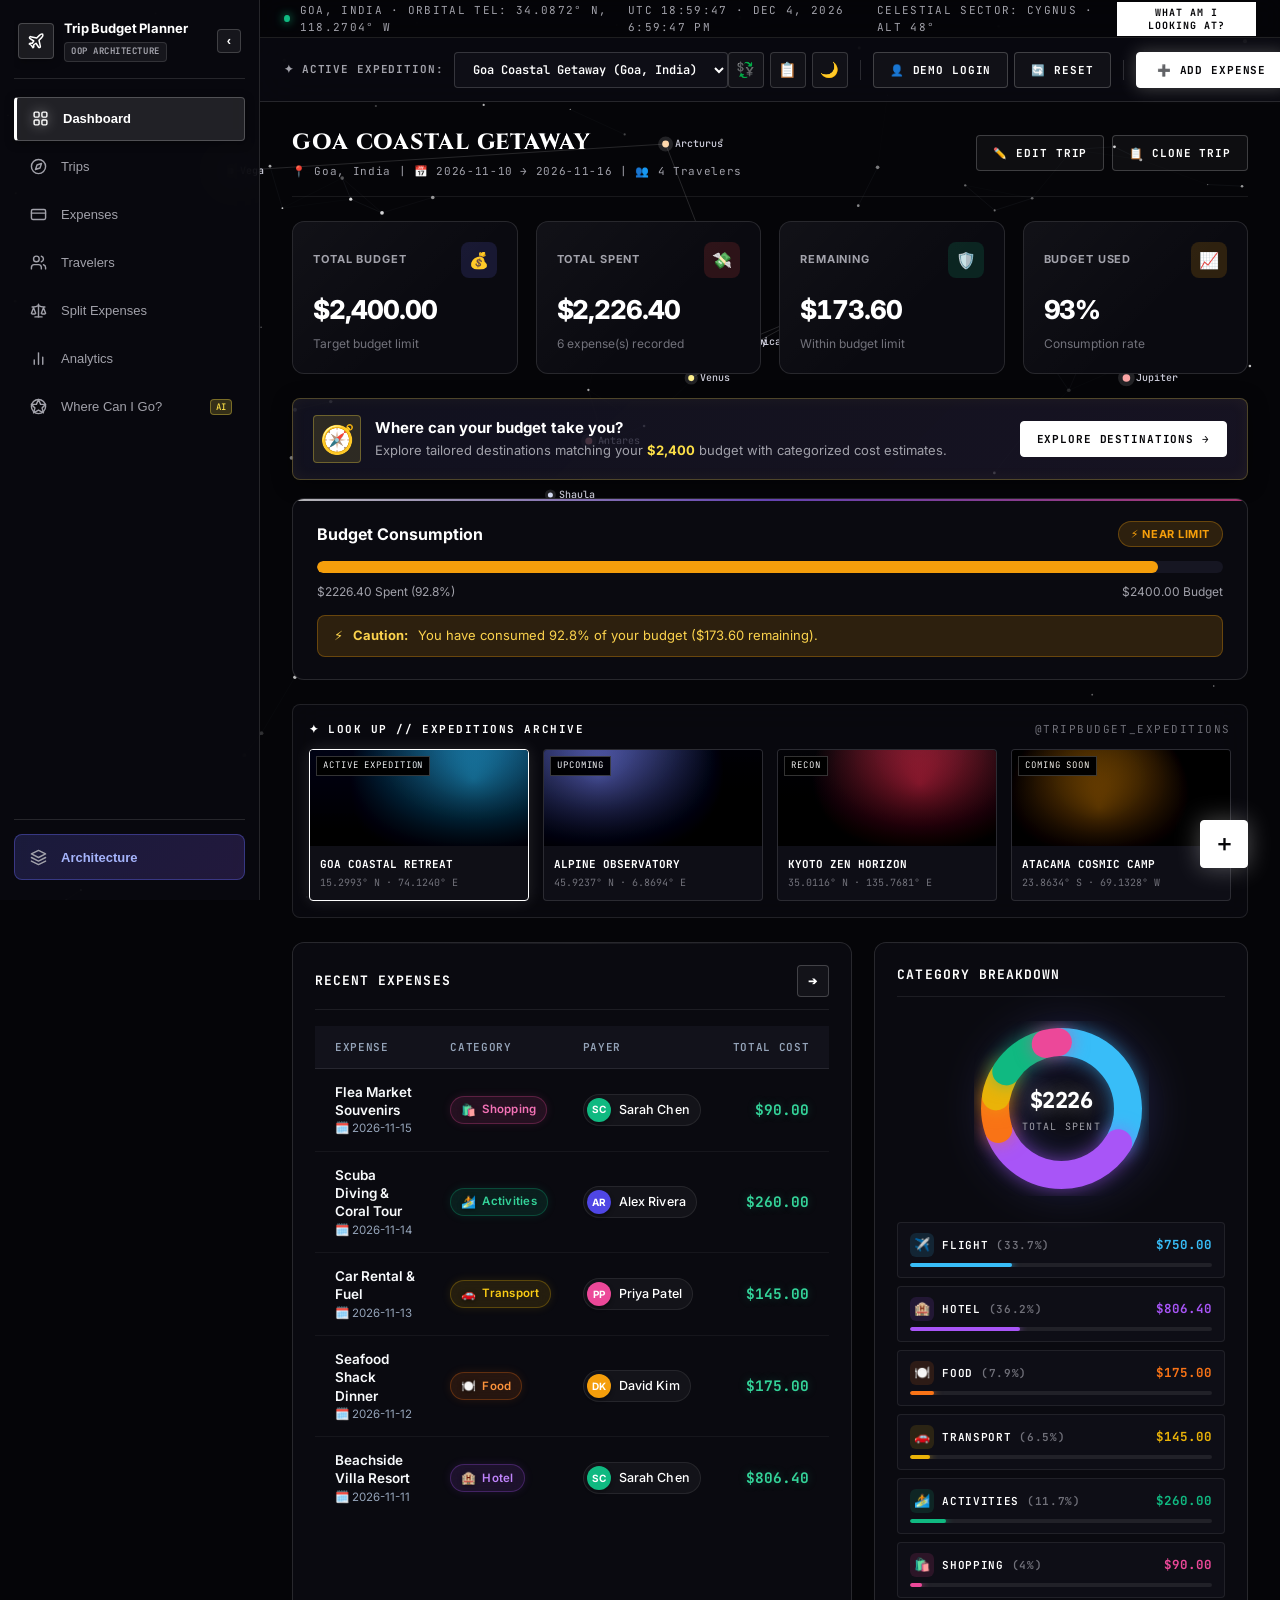
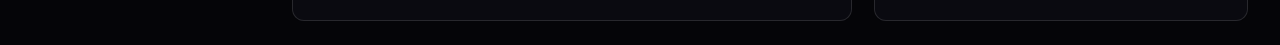
<file: index.html>
<!DOCTYPE html>
<html lang="en">
<head>
    <meta charset="UTF-8">
    <meta name="viewport" content="width=device-width, initial-scale=1.0">
    <title>Trip Budget Planner — Smart Travel &amp; Expense Settlement</title>
    <meta name="description" content="Trip Budget Planner — manage expenses, split group costs, and get budget recommendations.">
    <!-- Google Fonts -->
    <link rel="preconnect" href="https://fonts.googleapis.com">
    <link rel="preconnect" href="https://fonts.gstatic.com" crossorigin>
    <link href="https://fonts.googleapis.com/css2?family=Cinzel:wght@600;700;800;900&family=Inter:wght@300;400;500;600;700&family=JetBrains+Mono:wght@400;500;600;700&family=Syne:wght@600;700;800&display=swap" rel="stylesheet">
    <!-- Main Stylesheet -->
    <link rel="stylesheet" href="css/style.css">
</head>
<body>
    <!-- Interactive Constellation Starfield Canvas -->
    <canvas id="starfieldCanvas"></canvas>

    <!-- Top page-load progress bar -->
    <div id="topProgressBar"></div>

    <div class="app-container">
        <!-- ══ Sidebar Navigation ══════════════════════════════════════════ -->
        <aside class="sidebar" id="sidebar">
            <div class="brand">
                <div class="brand-icon">
                    <svg width="18" height="18" viewBox="0 0 24 24" fill="none" stroke="currentColor" stroke-width="2" stroke-linecap="round" stroke-linejoin="round"><path d="M17.8 19.2 16 11l3.5-3.5C21 6 21.5 4 21 3c-1-.5-3 0-4.5 1.5L13 8 4.8 6.2c-.5-.1-.9.1-1.1.5l-.3.5c-.2.5-.1 1 .3 1.3L9 12l-2 3H4l-1 1 3 2 2 3 1-1v-3l3-2 3.5 5.3c.3.4.8.5 1.3.3l.5-.2c.4-.3.6-.7.5-1.2z"/></svg>
                </div>
                <div class="brand-text">
                    <h1 class="brand-title">Trip Budget Planner</h1>
                    <span class="brand-badge">OOP Architecture</span>
                </div>
                <button type="button" class="sidebar-toggle-btn" id="sidebarToggleBtn" title="Collapse sidebar">‹</button>
            </div>

            <ul class="nav-menu">
                <li class="nav-item active" data-view="dashboard">
                    <button type="button" title="Dashboard">
                        <span class="nav-icon">
                            <svg width="17" height="17" viewBox="0 0 24 24" fill="none" stroke="currentColor" stroke-width="2" stroke-linecap="round" stroke-linejoin="round"><rect x="3" y="3" width="7" height="7" rx="1.5"></rect><rect x="14" y="3" width="7" height="7" rx="1.5"></rect><rect x="14" y="14" width="7" height="7" rx="1.5"></rect><rect x="3" y="14" width="7" height="7" rx="1.5"></rect></svg>
                        </span>
                        <span class="nav-label">Dashboard</span>
                    </button>
                </li>
                <li class="nav-item" data-view="trips">
                    <button type="button" title="Trips">
                        <span class="nav-icon">
                            <svg width="17" height="17" viewBox="0 0 24 24" fill="none" stroke="currentColor" stroke-width="2" stroke-linecap="round" stroke-linejoin="round"><circle cx="12" cy="12" r="10"></circle><polygon points="16.24 7.76 14.12 14.12 7.76 16.24 9.88 9.88 16.24 7.76"></polygon></svg>
                        </span>
                        <span class="nav-label">Trips</span>
                    </button>
                </li>
                <li class="nav-item" data-view="expenses">
                    <button type="button" title="Expenses">
                        <span class="nav-icon">
                            <svg width="17" height="17" viewBox="0 0 24 24" fill="none" stroke="currentColor" stroke-width="2" stroke-linecap="round" stroke-linejoin="round"><rect x="2" y="5" width="20" height="14" rx="2"></rect><line x1="2" y1="10" x2="22" y2="10"></line></svg>
                        </span>
                        <span class="nav-label">Expenses</span>
                    </button>
                </li>
                <li class="nav-item" data-view="travelers">
                    <button type="button" title="Travelers">
                        <span class="nav-icon">
                            <svg width="17" height="17" viewBox="0 0 24 24" fill="none" stroke="currentColor" stroke-width="2" stroke-linecap="round" stroke-linejoin="round"><path d="M16 21v-2a4 4 0 0 0-4-4H6a4 4 0 0 0-4 4v2"></path><circle cx="9" cy="7" r="4"></circle><path d="M22 21v-2a4 4 0 0 0-3-3.87"></path><path d="M16 3.13a4 4 0 0 1 0 7.75"></path></svg>
                        </span>
                        <span class="nav-label">Travelers</span>
                    </button>
                </li>
                <li class="nav-item" data-view="split">
                    <button type="button" title="Split Expenses">
                        <span class="nav-icon">
                            <svg width="17" height="17" viewBox="0 0 24 24" fill="none" stroke="currentColor" stroke-width="2" stroke-linecap="round" stroke-linejoin="round"><path d="m16 16 3-8 3 8c-.87.65-1.92 1-3 1s-2.13-.35-3-1Z"/><path d="m2 16 3-8 3 8c-.87.65-1.92 1-3 1s-2.13-.35-3-1Z"/><path d="M7 21h10"/><path d="M12 3v18"/><path d="M3 7h2c2 0 5-1 7-2 2 1 5 2 7 2h2"/></svg>
                        </span>
                        <span class="nav-label">Split Expenses</span>
                    </button>
                </li>
                <li class="nav-item" data-view="analytics">
                    <button type="button" title="Analytics">
                        <span class="nav-icon">
                            <svg width="17" height="17" viewBox="0 0 24 24" fill="none" stroke="currentColor" stroke-width="2" stroke-linecap="round" stroke-linejoin="round"><line x1="18" y1="20" x2="18" y2="10"></line><line x1="12" y1="20" x2="12" y2="4"></line><line x1="6" y1="20" x2="6" y2="14"></line></svg>
                        </span>
                        <span class="nav-label">Analytics</span>
                    </button>
                </li>
                <li class="nav-item" data-view="recommendations">
                    <button type="button" title="Where Can I Go? (Budget Recommendations)">
                        <span class="nav-icon">
                            <svg width="17" height="17" viewBox="0 0 24 24" fill="none" stroke="currentColor" stroke-width="2" stroke-linecap="round" stroke-linejoin="round"><circle cx="12" cy="12" r="10"></circle><polygon points="12 2 15 9 22 9 17 14 19 21 12 17 5 21 7 14 2 9 9 9 12 2"></polygon></svg>
                        </span>
                        <span class="nav-label">Where Can I Go?</span>
                        <span style="font-family:'JetBrains Mono',monospace;font-size:9px;background:rgba(253,224,71,0.18);color:#FDE047;border:1px solid rgba(253,224,71,0.35);padding:1px 5px;border-radius:4px;margin-left:auto;">AI</span>
                    </button>
                </li>
            </ul>

            <div class="sidebar-footer">
                <button type="button" class="viva-btn" id="openVivaBtn" title="System Architecture">
                    <span class="nav-icon">
                        <svg width="17" height="17" viewBox="0 0 24 24" fill="none" stroke="currentColor" stroke-width="2" stroke-linecap="round" stroke-linejoin="round"><polygon points="12 2 2 7 12 12 22 7 12 2"></polygon><polyline points="2 17 12 22 22 17"></polyline><polyline points="2 12 12 17 22 12"></polyline></svg>
                    </span>
                    <span class="nav-label">Architecture</span>
                </button>
            </div>
        </aside>

        <!-- ══ Main Workspace ════════════════════════════════════════════ -->
        <div class="main-wrapper" id="mainWrapper">
            <!-- Astronomical Telemetry HUD (Star Party Aesthetic) -->
            <div class="astronomical-hud">
                <div class="hud-left">
                    <span class="hud-pulse"></span>
                    <span class="hud-mono" id="hudLocation">GOA EXPEDITION · 15.2993° N, 74.1240° E</span>
                </div>
                <div class="hud-center">
                    <span class="hud-mono" id="hudDateTime">LIVE UTC 12:59:01 · 2026-11-01 18:29:01 IST</span>
                </div>
                <div class="hud-right">
                    <span class="hud-mono" id="hudConstellation">CELESTIAL SECTOR: CYGNUS · ALT 48°</span>
                    <button type="button" class="btn-hud-link" id="whatAmILookingAtBtn">WHAT AM I LOOKING AT?</button>
                </div>
            </div>

            <!-- Topbar Header -->
            <header class="topbar">
                <div class="trip-selector-container">
                    <span class="trip-label">✦ Active Expedition:</span>
                    <select id="activeTripSelect" class="trip-select" aria-label="Select active trip"></select>
                </div>

                <div class="topbar-actions">
                    <!-- Utility Tools Cluster -->
                    <div class="action-btn-group" title="Expedition Utilities">
                        <button type="button" class="btn-icon-top" id="openCurrencyBtn" title="Currency Converter">💱</button>
                        <button type="button" class="btn-icon-top" id="openActivityBtn" title="Timeline Activity Feed">📋</button>
                        <button type="button" class="btn-icon-top" id="themeToggleBtn" title="Toggle dark / light mode">🌙</button>
                    </div>

                    <div class="topbar-divider"></div>

                    <!-- User Session Cluster -->
                    <div class="action-btn-group">
                        <button type="button" class="btn btn-secondary" id="openLoginModalBtn" title="Demo User Authentication">
                            <span>👤</span>
                            <span id="userProfileLabel">Demo Login</span>
                        </button>
                        <button type="button" class="btn btn-secondary" id="resetDemoBtn" title="Reset sample trip data">
                            <span>🔄</span>
                            <span>Reset</span>
                        </button>
                    </div>

                    <div class="topbar-divider"></div>

                    <!-- Primary Action -->
                    <button type="button" class="btn btn-primary btn-cta" id="quickAddExpenseBtn">
                        <span>➕</span>
                        <span>Add Expense</span>
                    </button>
                </div>
            </header>

            <!-- Main Content Area -->
            <main class="content-area">

                <!-- ═══ DASHBOARD VIEW ═══════════════════════════════════ -->
                <section id="view-dashboard" class="view-section active">
                    <!-- Dashboard Header & Actions -->
                    <div class="view-header">
                        <div class="view-title">
                            <h2 id="dashTripName">Trip Dashboard</h2>
                            <p class="view-subtitle" id="dashTripDetails">Track budget, spending, and split status</p>
                        </div>
                        <div class="view-header-actions">
                            <button type="button" class="btn btn-secondary" id="editCurrentTripBtn">
                                <span>✏️</span><span>Edit Trip</span>
                            </button>
                            <button type="button" class="btn btn-secondary" id="cloneCurrentTripBtn" title="Duplicate this trip">
                                <span>📋</span><span>Clone Trip</span>
                            </button>
                        </div>
                    </div>

                    <!-- Metrics Grid -->
                    <div class="metrics-grid">
                        <div class="metric-card">
                            <div class="metric-header">
                                <span class="metric-title">Total Budget</span>
                                <div class="metric-icon-wrap" style="background: rgba(99,102,241,0.15); color:#6366F1;">💰</div>
                            </div>
                            <div class="metric-value" id="metricTotalBudget">$0.00</div>
                            <div class="metric-sub" id="metricBudgetSub">Target budget limit</div>
                        </div>

                        <div class="metric-card">
                            <div class="metric-header">
                                <span class="metric-title">Total Spent</span>
                                <div class="metric-icon-wrap" style="background: rgba(239,68,68,0.15); color:#EF4444;">💸</div>
                            </div>
                            <div class="metric-value" id="metricTotalSpent">$0.00</div>
                            <div class="metric-sub" id="metricSpentSub">0 expenses recorded</div>
                        </div>

                        <div class="metric-card">
                            <div class="metric-header">
                                <span class="metric-title">Remaining</span>
                                <div class="metric-icon-wrap" style="background: rgba(16,185,129,0.15); color:#10B981;">🛡️</div>
                            </div>
                            <div class="metric-value" id="metricRemainingBudget">$0.00</div>
                            <div class="metric-sub" id="metricRemainingSub">Available funds</div>
                        </div>

                        <div class="metric-card">
                            <div class="metric-header">
                                <span class="metric-title">Budget Used</span>
                                <div class="metric-icon-wrap" style="background: rgba(245,158,11,0.15); color:#F59E0B;">📈</div>
                            </div>
                            <div class="metric-value" id="metricUsagePct">0%</div>
                            <div class="metric-sub" id="metricUsageSub">Consumption rate</div>
                        </div>
                    </div>

                    <!-- Budget Travel Advisor Quick Banner -->
                    <div class="rec-banner-dash" id="dashRecBanner">
                        <div class="rec-banner-content">
                            <div class="rec-banner-icon">🧭</div>
                            <div class="rec-banner-text">
                                <div class="rec-banner-title">Where can your budget take you?</div>
                                <div class="rec-banner-desc">Explore tailored destinations matching your <span id="dashRecBudgetHighlight" style="color:#FDE047;font-weight:700;">$0.00</span> budget with categorized cost estimates.</div>
                            </div>
                        </div>
                        <button type="button" class="btn btn-primary" id="dashExploreRecBtn">
                            <span>Explore Destinations</span> <span>→</span>
                        </button>
                    </div>

                    <!-- Budget Progress Bar -->
                    <div class="budget-progress-card">
                        <div class="progress-header">
                            <div class="progress-title-wrap">
                                <h3>Budget Consumption</h3>
                            </div>
                            <span class="progress-status-badge badge-safe" id="budgetStatusBadge">On Track</span>
                        </div>
                        <div class="progress-track">
                            <div class="progress-bar-fill" id="dashboardProgressBar" style="width:0%; background-color:var(--success);"></div>
                        </div>
                        <div class="progress-labels">
                            <span id="progressSpentLabel">$0.00 Spent</span>
                            <span id="progressBudgetLabel">$0.00 Budget</span>
                        </div>
                        <div id="budgetWarningBanner" style="display:none;"></div>
                    </div>

                    <!-- Cosmic Destinations Filmstrip (Star Party Panoramic Strip) -->
                    <div class="filmstrip-section">
                        <div class="filmstrip-header">
                            <span class="filmstrip-label">✦ LOOK UP // EXPEDITIONS ARCHIVE</span>
                            <span class="filmstrip-tag">@TRIPBUDGET_EXPEDITIONS</span>
                        </div>
                        <div class="filmstrip-scroll">
                            <div class="film-card active">
                                <div class="film-photo photo-goa">
                                    <div class="film-badge">ACTIVE EXPEDITION</div>
                                </div>
                                <div class="film-info">
                                    <div class="film-name">GOA COASTAL RETREAT</div>
                                    <div class="film-coords">15.2993° N · 74.1240° E</div>
                                </div>
                            </div>
                            <div class="film-card">
                                <div class="film-photo photo-alps">
                                    <div class="film-badge">UPCOMING</div>
                                </div>
                                <div class="film-info">
                                    <div class="film-name">ALPINE OBSERVATORY</div>
                                    <div class="film-coords">45.9237° N · 6.8694° E</div>
                                </div>
                            </div>
                            <div class="film-card">
                                <div class="film-photo photo-kyoto">
                                    <div class="film-badge">RECON</div>
                                </div>
                                <div class="film-info">
                                    <div class="film-name">KYOTO ZEN HORIZON</div>
                                    <div class="film-coords">35.0116° N · 135.7681° E</div>
                                </div>
                            </div>
                            <div class="film-card">
                                <div class="film-photo photo-atacama">
                                    <div class="film-badge">COMING SOON</div>
                                </div>
                                <div class="film-info">
                                    <div class="film-name">ATACAMA COSMIC CAMP</div>
                                    <div class="film-coords">23.8634° S · 69.1328° W</div>
                                </div>
                            </div>
                        </div>
                    </div>

                    <!-- Dashboard Two-Column Grid -->
                    <div class="dashboard-grid">
                        <!-- Recent Expenses -->
                        <div class="card">
                            <div class="card-header">
                                <h3 class="card-title">Recent Expenses</h3>
                                <button type="button" class="btn btn-secondary btn-icon" id="viewAllExpensesBtn" title="View all expenses">➔</button>
                            </div>
                            <div class="table-responsive">
                                <table class="data-table">
                                    <thead>
                                        <tr>
                                            <th>Expense</th>
                                            <th>Category</th>
                                            <th>Payer</th>
                                            <th>Total Cost</th>
                                        </tr>
                                    </thead>
                                    <tbody id="recentExpensesTableBody"></tbody>
                                </table>
                            </div>
                        </div>

                        <!-- Category Breakdown Donut -->
                        <div class="card">
                            <div class="card-header">
                                <h3 class="card-title">Category Breakdown</h3>
                            </div>
                            <div class="chart-container">
                                <svg class="donut-chart-svg" viewBox="0 0 100 100" id="categoryDonutSvg">
                                    <circle cx="50" cy="50" r="38" stroke="#334155" />
                                </svg>
                                <div class="donut-center-text">
                                    <div class="donut-center-amount" id="donutTotalAmount">$0</div>
                                    <div class="donut-center-label">Total Spent</div>
                                </div>
                            </div>
                            <div class="category-bars-list" id="categoryBarsContainer"></div>
                        </div>
                    </div>
                </section>

                <!-- ═══ TRIPS VIEW ════════════════════════════════════════ -->
                <section id="view-trips" class="view-section">
                    <div class="view-header">
                        <div class="view-title">
                            <h2>Trip Management</h2>
                            <p class="view-subtitle">Create new trips or switch between vacation plans</p>
                        </div>
                        <div class="trip-actions-bar">
                            <button type="button" class="btn btn-secondary" id="tripsExploreRecBtn" title="Explore destinations matching your budget">
                                <span>🧭</span><span>Where Can I Go?</span>
                            </button>
                            <button type="button" class="btn btn-secondary" id="exportCsvBtn" title="Export current trip as CSV">
                                <span>⬇️</span><span>Export CSV</span>
                            </button>
                            <button type="button" class="btn btn-secondary" id="exportPdfBtn" title="Export current trip report">
                                <span>📄</span><span>Export PDF</span>
                            </button>
                            <button type="button" class="btn btn-primary" id="openCreateTripModalBtn">
                                <span>➕</span><span>Create New Trip</span>
                            </button>
                        </div>
                    </div>
                    <div class="trips-grid" id="tripsGrid"></div>
                </section>

                <!-- ═══ EXPENSES VIEW ══════════════════════════════════════ -->
                <section id="view-expenses" class="view-section">
                    <div class="view-header">
                        <div class="view-title">
                            <h2>Expense Management</h2>
                            <p class="view-subtitle">Add, edit, inspect polymorphic costs and delete expenses</p>
                        </div>
                        <button type="button" class="btn btn-primary" id="openAddExpenseModalBtn">
                            <span>➕</span><span>Add Expense</span>
                        </button>
                    </div>

                    <!-- Filter Bar -->
                    <div class="filter-bar filter-bar-enhanced">
                        <div class="filter-bar-top">
                            <div class="search-input-wrap">
                                <span class="search-icon">🔍</span>
                                <input type="text" id="expenseSearchInput" class="form-control" placeholder="Search expenses by title or notes…">
                            </div>
                            <select id="expenseCategoryFilter" class="form-control" style="max-width:190px;">
                                <option value="ALL">All Categories</option>
                                <option value="Flight">✈️ Flight</option>
                                <option value="Hotel">🏨 Hotel</option>
                                <option value="Food">🍽️ Food</option>
                                <option value="Transport">🚗 Transport</option>
                                <option value="Activities">🏄 Activities</option>
                                <option value="Shopping">🛍️ Shopping</option>
                                <option value="Other">📦 Other</option>
                            </select>
                            <select id="expenseSortFilter" class="form-control" style="max-width:160px;">
                                <option value="date-desc">Newest First</option>
                                <option value="date-asc">Oldest First</option>
                                <option value="amount-desc">Highest Amount</option>
                                <option value="amount-asc">Lowest Amount</option>
                            </select>
                        </div>
                        <div class="category-chips-scroll" id="expenseCategoryChips">
                            <button type="button" class="category-chip-btn active" data-cat="ALL"><span>✦</span><span>All</span></button>
                            <button type="button" class="category-chip-btn" data-cat="Flight"><span>✈️</span><span>Flights</span></button>
                            <button type="button" class="category-chip-btn" data-cat="Hotel"><span>🏨</span><span>Hotels</span></button>
                            <button type="button" class="category-chip-btn" data-cat="Food"><span>🍽️</span><span>Food &amp; Dining</span></button>
                            <button type="button" class="category-chip-btn" data-cat="Transport"><span>🚗</span><span>Transport</span></button>
                            <button type="button" class="category-chip-btn" data-cat="Activities"><span>🏄</span><span>Activities</span></button>
                            <button type="button" class="category-chip-btn" data-cat="Shopping"><span>🛍️</span><span>Shopping</span></button>
                            <button type="button" class="category-chip-btn" data-cat="Other"><span>📦</span><span>Other</span></button>
                        </div>
                    </div>

                    <div class="card table-card">
                        <div class="expense-telemetry-strip" id="expenseTelemetryStrip">
                            <div class="telemetry-pill">
                                <span>📊 Ledger:</span>
                                <span class="telemetry-val" id="expenseLedgerCount">0 expenses</span>
                            </div>
                            <div class="telemetry-pill">
                                <span>💳 Total Polymorphic Spend:</span>
                                <span class="telemetry-val" id="expenseLedgerSum" style="color:var(--success);">$0.00</span>
                            </div>
                            <div class="telemetry-pill" id="expenseLedgerAvgPill" style="display:none;">
                                <span>📈 Average:</span>
                                <span class="telemetry-val" id="expenseLedgerAvg">$0.00</span>
                            </div>
                        </div>
                        <div class="table-responsive">
                            <table class="data-table">
                                <thead>
                                    <tr>
                                        <th>Date</th>
                                        <th>Description</th>
                                        <th>Category</th>
                                        <th>Payer</th>
                                        <th>Split With</th>
                                        <th>Base Amount</th>
                                        <th>Total Cost (Polymorphic)</th>
                                        <th style="text-align:right;">Actions</th>
                                    </tr>
                                </thead>
                                <tbody id="allExpensesTableBody"></tbody>
                            </table>
                        </div>
                    </div>
                </section>

                <!-- ═══ TRAVELERS VIEW ════════════════════════════════════ -->
                <section id="view-travelers" class="view-section">
                    <div class="view-header">
                        <div class="view-title">
                            <h2>Travelers &amp; Companions</h2>
                            <p class="view-subtitle">Manage travelers participating in the active trip</p>
                        </div>
                        <button type="button" class="btn btn-primary" id="openAddTravelerModalBtn">
                            <span>➕</span><span>Add Traveler</span>
                        </button>
                    </div>
                    <div class="travelers-grid" id="travelersGrid"></div>
                </section>

                <!-- ═══ SPLIT EXPENSES VIEW ═══════════════════════════════ -->
                <section id="view-split" class="view-section">
                    <div class="view-header">
                        <div class="view-title">
                            <h2>Expense Splitting &amp; Settlement</h2>
                            <p class="view-subtitle">Equally split expenses, check net balances and view Who Owes Whom</p>
                        </div>
                    </div>

                    <!-- Who Owes Whom Card -->
                    <div class="card table-card" style="margin-bottom:24px;">
                        <div class="card-header">
                            <div>
                                <h3 class="card-title">🤝 Who Owes Whom (Simplified Settlement)</h3>
                                <p class="view-subtitle">Optimal transactions via greedy min-cash-flow algorithm</p>
                            </div>
                        </div>
                        <div id="whoOwesWhomContainer" style="padding:4px 18px 18px 18px;"></div>
                    </div>

                    <!-- Balances Table -->
                    <div class="card table-card" style="margin-bottom:24px;">
                        <div class="card-header">
                            <h3 class="card-title">📊 Individual Traveler Balances</h3>
                        </div>
                        <div class="table-responsive">
                            <table class="data-table">
                                <thead>
                                    <tr>
                                        <th>Traveler</th>
                                        <th>Total Paid</th>
                                        <th>Total Fair Share</th>
                                        <th>Net Balance</th>
                                        <th style="text-align:right;">Settlement Status</th>
                                    </tr>
                                </thead>
                                <tbody id="balancesTableBody"></tbody>
                            </table>
                        </div>
                    </div>

                    <!-- Single Expense Split Inspector -->
                    <div class="card table-card">
                        <div class="card-header">
                            <div>
                                <h3 class="card-title">🔍 Inspect Single Expense Split</h3>
                                <p class="view-subtitle">Select an expense to inspect how it was divided among friends</p>
                            </div>
                            <select id="splitExpenseSelector" class="form-control" style="max-width:320px;"></select>
                        </div>
                        <div id="singleExpenseSplitResult" style="padding:0 18px 18px 18px;"></div>
                    </div>
                </section>

                <!-- ═══ ANALYTICS VIEW ════════════════════════════════════ -->
                <section id="view-analytics" class="view-section">
                    <div class="view-header">
                        <div class="view-title">
                            <h2>Analytics &amp; Insights</h2>
                            <p class="view-subtitle">Visual spending trends and trip statistics</p>
                        </div>
                    </div>

                    <div class="dashboard-grid">
                        <!-- Daily Spending Bar Chart -->
                        <div class="card">
                            <div class="card-header">
                                <h3 class="card-title">📅 Daily Spending</h3>
                            </div>
                            <div id="dailyBarChart" style="padding:8px 0;"></div>
                        </div>

                        <!-- Per-Category Summary -->
                        <div class="card">
                            <div class="card-header">
                                <h3 class="card-title">🏷️ Spending by Category</h3>
                            </div>
                            <div id="analyticsCategories" style="padding:8px 0;"></div>
                        </div>
                    </div>

                    <!-- Top Spenders -->
                    <div class="card" style="margin-top:22px;">
                        <div class="card-header">
                            <h3 class="card-title">🏆 Top Spenders (Payers)</h3>
                        </div>
                        <div id="topSpendersContainer"></div>
                    </div>
                </section>

                <!-- ═══ WHERE CAN I GO? (RECOMMENDATIONS VIEW) ════════════ -->
                <section id="view-recommendations" class="view-section">
                    <div class="view-header">
                        <div class="view-title">
                            <div style="display:flex;align-items:center;gap:10px;">
                                <span style="font-size:26px;">🧭</span>
                                <div>
                                    <h2>Where Can I Go? — Budget Travel Advisor</h2>
                                    <p class="view-subtitle">Enter your budget to discover perfectly matched destinations, itemized cost breakdowns, and 1-click trip creation.</p>
                                </div>
                            </div>
                        </div>
                        <div class="rec-header-actions">
                            <button type="button" class="btn btn-secondary" id="recMatchCurrentTripBtn" title="Auto-fill with currently active trip's budget">
                                <span>🎯</span><span>Use Current Trip Budget</span>
                            </button>
                        </div>
                    </div>

                    <!-- Interactive Budget & Preferences Control Deck -->
                    <div class="rec-control-deck">
                        <div class="rec-deck-grid">
                            <!-- Left: Budget & Travelers & Duration -->
                            <div class="rec-deck-col">
                                <div class="form-group">
                                    <div class="rec-label-row">
                                        <label class="form-label" for="recBudgetInput" style="font-weight:600;display:flex;align-items:center;gap:6px;">
                                            <span>💰</span><span>Target Trip Budget</span>
                                        </label>
                                        <div class="rec-currency-badge-wrap">
                                            <span style="font-size:11px;color:var(--text-muted);">Currency:</span>
                                            <select id="recCurrencySelect" class="form-control form-control-sm" style="width:auto;display:inline-block;padding:2px 8px;font-size:12px;">
                                                <option value="USD" selected>USD ($)</option>
                                                <option value="INR">INR (₹)</option>
                                                <option value="EUR">EUR (€)</option>
                                                <option value="GBP">GBP (£)</option>
                                                <option value="AED">AED (د.إ)</option>
                                                <option value="SGD">SGD (S$)</option>
                                                <option value="JPY">JPY (¥)</option>
                                                <option value="CAD">CAD (C$)</option>
                                                <option value="AUD">AUD (A$)</option>
                                                <option value="THB">THB (฿)</option>
                                            </select>
                                        </div>
                                    </div>
                                    <div class="rec-budget-input-wrapper">
                                        <span class="rec-currency-symbol" id="recCurrencySymbolLabel">$</span>
                                        <input type="number" id="recBudgetInput" class="form-control rec-budget-field" min="50" step="50" value="1500" placeholder="1500">
                                    </div>
                                    <!-- Budget Range Slider -->
                                    <div class="rec-slider-wrap">
                                        <input type="range" id="recBudgetSlider" min="100" max="6000" step="50" value="1500" class="rec-range-slider">
                                        <div class="rec-slider-bounds">
                                            <span id="recSliderMinLabel">$100</span>
                                            <span id="recSliderCurrentLabel">$1,500</span>
                                            <span id="recSliderMaxLabel">$6,000+</span>
                                        </div>
                                    </div>
                                    <!-- Quick Preset Buttons -->
                                    <div class="rec-presets-row" id="recPresetsContainer">
                                        <!-- Dynamically generated based on currency -->
                                    </div>
                                </div>

                                <div class="form-row" style="margin-top:14px;">
                                    <div class="form-group" style="flex:1;">
                                        <label class="form-label" for="recTravelersCount">👥 Travelers</label>
                                        <select id="recTravelersCount" class="form-control">
                                            <option value="1">1 (Solo Traveler)</option>
                                            <option value="2" selected>2 (Couple / Duo)</option>
                                            <option value="3">3 (Small Group)</option>
                                            <option value="4">4 (Friends / Family)</option>
                                            <option value="6">6+ (Large Group)</option>
                                        </select>
                                    </div>
                                    <div class="form-group" style="flex:1;">
                                        <label class="form-label" for="recDurationDays">⏱️ Duration</label>
                                        <select id="recDurationDays" class="form-control">
                                            <option value="3">3 Days (Weekend Getaway)</option>
                                            <option value="5" selected>5 Days (Short Break)</option>
                                            <option value="7">7 Days (1 Week Vacation)</option>
                                            <option value="10">10 Days (Extended Tour)</option>
                                            <option value="14">14 Days (Grand Expedition)</option>
                                        </select>
                                    </div>
                                </div>

                                <!-- Travel Style (Strategy Pattern) -->
                                <div class="form-group" style="margin-top:4px;">
                                    <label class="form-label" style="display:flex;align-items:center;justify-content:space-between;">
                                        <span>✨ Travel Style (OOP Strategy Pattern)</span>
                                        <span id="recStrategyHint" style="font-size:11px;color:var(--text-muted);font-weight:normal;">Balanced 3–4★ comfort</span>
                                    </label>
                                    <div class="rec-style-toggle" id="recStyleToggle">
                                        <button type="button" class="rec-style-btn" data-style="backpacker" title="Hostels, local transit, authentic street dining">
                                            <span class="style-icon">🎒</span>
                                            <span class="style-title">Backpacker</span>
                                            <span class="style-sub">Budget Saver</span>
                                        </button>
                                        <button type="button" class="rec-style-btn active" data-style="moderate" title="3-4★ hotels, mixed transport, standard dining">
                                            <span class="style-icon">🧳</span>
                                            <span class="style-title">Moderate</span>
                                            <span class="style-sub">Balanced</span>
                                        </button>
                                        <button type="button" class="rec-style-btn" data-style="luxury" title="5★ luxury resorts, private tours, fine dining">
                                            <span class="style-icon">🥂</span>
                                            <span class="style-title">Luxury</span>
                                            <span class="style-sub">Premium</span>
                                        </button>
                                    </div>
                                </div>
                            </div>

                            <!-- Right: Vibes, Regions, and Fit Filters -->
                            <div class="rec-deck-col">
                                <!-- Vibes -->
                                <div class="form-group">
                                    <label class="form-label">🌴 Preferred Vibe / Experience</label>
                                    <div class="rec-filter-chips" id="recVibeChips">
                                        <button type="button" class="chip active" data-vibe="all">All Vibes</button>
                                        <button type="button" class="chip" data-vibe="Beach">🏖️ Beach &amp; Islands</button>
                                        <button type="button" class="chip" data-vibe="Mountain">⛰️ Mountain &amp; Snow</button>
                                        <button type="button" class="chip" data-vibe="Heritage">🏛️ Heritage &amp; Culture</button>
                                        <button type="button" class="chip" data-vibe="City">🌆 City &amp; Skyline</button>
                                        <button type="button" class="chip" data-vibe="Adventure">🏄 Adventure &amp; Sports</button>
                                        <button type="button" class="chip" data-vibe="Wellness">🧘 Wellness &amp; Nature</button>
                                        <button type="button" class="chip" data-vibe="Foodie">🍽️ Culinary &amp; Foodie</button>
                                    </div>
                                </div>

                                <!-- Regions -->
                                <div class="form-group" style="margin-top:14px;">
                                    <label class="form-label">🗺️ Geographic Region</label>
                                    <div class="rec-filter-chips" id="recRegionChips">
                                        <button type="button" class="chip active" data-region="all">All Regions</button>
                                        <button type="button" class="chip" data-region="India">🇮🇳 Domestic / India</button>
                                        <button type="button" class="chip" data-region="Southeast Asia">🌏 Southeast Asia</button>
                                        <button type="button" class="chip" data-region="Europe">🏰 Europe</button>
                                        <button type="button" class="chip" data-region="Middle East">🌴 Middle East &amp; Africa</button>
                                        <button type="button" class="chip" data-region="East Asia">🇯🇵 East Asia</button>
                                    </div>
                                </div>

                                <!-- Fit Filter & Sorting -->
                                <div class="form-row" style="margin-top:14px;">
                                    <div class="form-group" style="flex:1;">
                                        <label class="form-label" for="recFitFilter">🎯 Budget Fit</label>
                                        <select id="recFitFilter" class="form-control">
                                            <option value="all" selected>All Matches</option>
                                            <option value="within">Within Budget Only</option>
                                            <option value="saver">Budget Savers (≥30% Surplus)</option>
                                            <option value="stretch">Stretch Goals (≤15% Stretch)</option>
                                        </select>
                                    </div>
                                    <div class="form-group" style="flex:1;">
                                        <label class="form-label" for="recSortFilter">⚡ Sort Results</label>
                                        <select id="recSortFilter" class="form-control">
                                            <option value="match" selected>Top Match Score</option>
                                            <option value="cost_asc">Cost: Low to High</option>
                                            <option value="cost_desc">Cost: High to Low</option>
                                            <option value="rating">Rating: High to Low</option>
                                        </select>
                                    </div>
                                </div>

                                <!-- Quick Summary Telemetry Box -->
                                <div class="rec-telemetry-box" id="recTelemetrySummary">
                                    <span class="telemetry-dot"></span>
                                    <span id="recTelemetryText">Analyzing destinations across our catalog...</span>
                                </div>
                            </div>
                        </div>
                    </div>

                    <!-- Destination Recommendations Cards Container -->
                    <div class="rec-results-header">
                        <div class="rec-results-count" id="recResultsCount">Showing recommendations</div>
                        <div class="rec-active-criteria-tags" id="recCriteriaTags"></div>
                    </div>

                    <div class="rec-grid" id="recommendationsGrid">
                        <!-- Destination Cards Rendered Here Dynamically -->
                    </div>
                </section>

            </main>
        </div>
    </div>

    <!-- ══ Floating Action Button ═══════════════════════════════════════════ -->
    <button type="button" id="fab" title="Quick Add Expense">＋</button>

    <!-- ══════════════════ MODALS ══════════════════════════════════════════ -->

    <!-- 1. Trip Modal (Create / Edit) -->
    <div class="modal-overlay" id="tripModal">
        <div class="modal">
            <div class="modal-header">
                <h3 class="modal-title" id="tripModalTitle">Create New Trip</h3>
                <button type="button" class="modal-close" data-close="tripModal">&times;</button>
            </div>
            <form id="tripForm">
                <div class="modal-body">
                    <input type="hidden" id="tripFormId">
                    <div class="form-group">
                        <label class="form-label" for="tripFormName">Trip Name <span class="required">*</span></label>
                        <input type="text" id="tripFormName" class="form-control" placeholder="e.g. Goa Coastal Getaway" required>
                    </div>
                    <div class="form-group">
                        <label class="form-label" for="tripFormDestination">Destination <span class="required">*</span></label>
                        <input type="text" id="tripFormDestination" class="form-control" placeholder="e.g. Goa, India" required>
                    </div>
                    <div class="form-row">
                        <div class="form-group">
                            <label class="form-label" for="tripFormStartDate">Start Date</label>
                            <input type="date" id="tripFormStartDate" class="form-control">
                        </div>
                        <div class="form-group">
                            <label class="form-label" for="tripFormEndDate">End Date</label>
                            <input type="date" id="tripFormEndDate" class="form-control">
                        </div>
                    </div>
                    <div class="form-group">
                        <label class="form-label" for="tripFormBudget">Total Budget ($) <span class="required">*</span></label>
                        <input type="number" id="tripFormBudget" class="form-control" min="0" step="0.01" placeholder="e.g. 2500" required>
                    </div>
                    <div class="form-group" id="tripTravelersInputGroup">
                        <label class="form-label" for="tripFormTravelers">Travelers (comma-separated names)</label>
                        <input type="text" id="tripFormTravelers" class="form-control" placeholder="e.g. Alex, Sarah, David, Priya">
                        <p class="view-subtitle" style="font-size:11px;margin-top:5px;">Traveler objects will be created automatically.</p>
                    </div>
                </div>
                <div class="modal-footer">
                    <button type="button" class="btn btn-secondary" data-close="tripModal">Cancel</button>
                    <button type="submit" class="btn btn-primary" id="saveTripSubmitBtn">Save Trip</button>
                </div>
            </form>
        </div>
    </div>

    <!-- 2. Expense Modal (Add / Edit with Polymorphic Fields) -->
    <div class="modal-overlay" id="expenseModal">
        <div class="modal">
            <div class="modal-header">
                <h3 class="modal-title" id="expenseModalTitle">Add Expense</h3>
                <button type="button" class="modal-close" data-close="expenseModal">&times;</button>
            </div>
            <form id="expenseForm">
                <div class="modal-body">
                    <input type="hidden" id="expenseFormId">
                    <div class="form-group">
                        <label class="form-label" for="expenseFormTitle">Expense Description <span class="required">*</span></label>
                        <input type="text" id="expenseFormTitle" class="form-control" placeholder="e.g. Flight to Goa, Resort Booking" required>
                    </div>
                    <div class="form-row">
                        <div class="form-group">
                            <label class="form-label" for="expenseFormCategory">Category <span class="required">*</span></label>
                            <select id="expenseFormCategory" class="form-control" required>
                                <option value="Flight">✈️ Flight (FlightExpense)</option>
                                <option value="Hotel">🏨 Hotel (HotelExpense)</option>
                                <option value="Food">🍽️ Food (FoodExpense)</option>
                                <option value="Transport">🚗 Transport (TransportExpense)</option>
                                <option value="Activities">🏄 Activities (ActivitiesExpense)</option>
                                <option value="Shopping">🛍️ Shopping (ShoppingExpense)</option>
                                <option value="Other">📦 Other (OtherExpense)</option>
                            </select>
                        </div>
                        <div class="form-group">
                            <label class="form-label" for="expenseFormBaseAmount">Base Amount ($) <span class="required">*</span></label>
                            <input type="number" id="expenseFormBaseAmount" class="form-control" min="0" step="0.01" placeholder="0.00" required>
                        </div>
                    </div>

                    <!-- Dynamic Polymorphic Fields Container -->
                    <div class="polymorphic-fields" id="polymorphicFieldsContainer"></div>

                    <div class="form-row">
                        <div class="form-group">
                            <label class="form-label" for="expenseFormDate">Date <span class="required">*</span></label>
                            <input type="date" id="expenseFormDate" class="form-control" required>
                        </div>
                        <div class="form-group">
                            <label class="form-label" for="expenseFormPaidBy">Paid By <span class="required">*</span></label>
                            <select id="expenseFormPaidBy" class="form-control" required></select>
                        </div>
                    </div>

                    <!-- Split Among Travelers -->
                    <div class="form-group">
                        <div style="display:flex;justify-content:space-between;align-items:center;margin-bottom:6px;">
                            <label class="form-label" style="margin-bottom:0;">Split With (Participants) <span class="required">*</span></label>
                            <button type="button" class="btn btn-secondary" id="selectAllParticipantsBtn" style="padding:2px 8px;font-size:11px;">Select All</button>
                        </div>
                        <div class="participants-select-list" id="expenseFormParticipantsList"></div>
                    </div>

                    <div class="form-group">
                        <label class="form-label" for="expenseFormNotes">Notes / Details</label>
                        <input type="text" id="expenseFormNotes" class="form-control" placeholder="Optional notes…">
                    </div>
                </div>
                <div class="modal-footer">
                    <button type="button" class="btn btn-secondary" data-close="expenseModal">Cancel</button>
                    <button type="submit" class="btn btn-primary" id="saveExpenseSubmitBtn">Save Expense</button>
                </div>
            </form>
        </div>
    </div>

    <!-- 3. Traveler Modal (Add Traveler) -->
    <div class="modal-overlay" id="travelerModal">
        <div class="modal" style="max-width:440px;">
            <div class="modal-header">
                <h3 class="modal-title">Add Traveler</h3>
                <button type="button" class="modal-close" data-close="travelerModal">&times;</button>
            </div>
            <form id="travelerForm">
                <div class="modal-body">
                    <div class="form-group">
                        <label class="form-label" for="travelerFormName">Name <span class="required">*</span></label>
                        <input type="text" id="travelerFormName" class="form-control" placeholder="e.g. Jordan Smith" required>
                    </div>
                    <div class="form-group">
                        <label class="form-label" for="travelerFormEmail">Email (Optional)</label>
                        <input type="email" id="travelerFormEmail" class="form-control" placeholder="e.g. jordan@example.com">
                    </div>
                </div>
                <div class="modal-footer">
                    <button type="button" class="btn btn-secondary" data-close="travelerModal">Cancel</button>
                    <button type="submit" class="btn btn-primary">Add Traveler</button>
                </div>
            </form>
        </div>
    </div>

    <!-- 4. System Architecture Guide Modal -->
    <div class="modal-overlay" id="vivaModal">
        <div class="modal" style="max-width:760px;">
            <div class="modal-header">
                <div style="display:flex;align-items:center;gap:8px;">
                    <span style="font-size:20px;">📐</span>
                    <h3 class="modal-title">System Architecture &amp; Engineering Design</h3>
                </div>
                <button type="button" class="modal-close" data-close="vivaModal">&times;</button>
            </div>
            <div class="modal-body viva-modal-content">
                <p style="color:var(--text-secondary);font-size:13px;">
                    This project is engineered strictly around core <strong>Object-Oriented Programming (OOP)</strong> principles and modern software patterns. Explore the architectural layers, domain models, and algorithmic designs below.
                </p>

                <div class="oop-concept-card">
                    <div class="oop-concept-header">
                        <h4>1. Encapsulation</h4>
                        <span class="oop-badge oop-encapsulation">Implemented</span>
                    </div>
                    <p style="font-size:13px;color:var(--text-secondary);">
                        Data hiding and bundling of state and behavior. All model classes (<code>Trip</code>, <code>Expense</code>, <code>Traveler</code>) use strict <strong>private fields</strong> (<code>#id</code>, <code>#totalBudget</code>, <code>#baseAmount</code>) accessible only via validated getters and setters.
                    </p>
                    <div class="oop-code-snippet">
// js/models/Traveler.js
class Traveler {
    #id; #name; #email;
    get name() { return this.#name; }
    setName(val) { if(!val) throw new Error("Name required"); this.#name = val; }
}</div>
                </div>

                <div class="oop-concept-card">
                    <div class="oop-concept-header">
                        <h4>2. Inheritance</h4>
                        <span class="oop-badge oop-inheritance">Implemented</span>
                    </div>
                    <p style="font-size:13px;color:var(--text-secondary);">
                        Code reuse through hierarchical classification. <code>Expense</code> is the base class. Subclasses extend it:
                        <code>FlightExpense</code>, <code>HotelExpense</code>, <code>FoodExpense</code>, <code>TransportExpense</code>, <code>ActivitiesExpense</code>, <code>ShoppingExpense</code>.
                    </p>
                    <div class="oop-code-snippet">
// js/models/ExpenseSubclasses.js
export class FlightExpense extends Expense {
    #baggageFee; #airportTax;
    constructor(params) {
        super({ ...params, category: 'Flight' });
        this.#baggageFee = params.baggageFee;
    }
}</div>
                </div>

                <div class="oop-concept-card">
                    <div class="oop-concept-header">
                        <h4>3. Polymorphism &amp; Method Overriding</h4>
                        <span class="oop-badge oop-polymorphism">Implemented</span>
                    </div>
                    <p style="font-size:13px;color:var(--text-secondary);">
                        The base class <code>Expense</code> defines <code>calculateTotalCost()</code>. Each subclass overrides this method with category-specific pricing. The Trip iterates polymorphically.
                    </p>
                    <div class="oop-code-snippet">
// Polymorphic method call in Trip.js
getTotalSpent() {
    return this.#expenses.reduce((sum, exp) => sum + exp.calculateTotalCost(), 0);
}</div>
                </div>

                <div class="oop-concept-card">
                    <div class="oop-concept-header">
                        <h4>4. Composition ("HAS-A" Relationship)</h4>
                        <span class="oop-badge oop-composition">Implemented</span>
                    </div>
                    <p style="font-size:13px;color:var(--text-secondary);">
                        A <code>Trip</code> <em>has-a</em> collection of <code>Traveler</code> objects (<code>#travelers = []</code>) and <em>has-a</em> collection of <code>Expense</code> objects (<code>#expenses = []</code>).
                    </p>
                    <div class="oop-code-snippet">
// js/models/Trip.js
class Trip {
    #travelers; // Composition: contains Traveler[]
    #expenses;  // Composition: contains Expense[]
}</div>
                </div>

                <div class="oop-concept-card">
                    <div class="oop-concept-header">
                        <h4>5. Strategy Pattern &amp; Polymorphic Estimation</h4>
                        <span class="oop-badge oop-polymorphism">Implemented</span>
                    </div>
                    <p style="font-size:13px;color:var(--text-secondary);">
                        The <strong>Budget Recommendation Engine</strong> implements the <strong>Strategy Pattern</strong>. <code>TravelStrategy</code> is the abstract base, extended by <code>BackpackerStrategy</code>, <code>ModerateStrategy</code>, and <code>LuxuryStrategy</code>. Polymorphic cost estimation calculates tailored accommodation, food, and transport multipliers for any budget.
                    </p>
                    <div class="oop-code-snippet">
// js/models/TravelStrategy.js
class BackpackerStrategy extends TravelStrategy {
    getStayMultiplier() { return 0.48; } // Hostels
}
class LuxuryStrategy extends TravelStrategy {
    getStayMultiplier() { return 2.25; } // 5★ Resorts
}</div>
                </div>

                <div class="oop-concept-card">
                    <div class="oop-concept-header">
                        <h4>6. Important Classes in this Project</h4>
                    </div>
                    <table style="width:100%;font-size:12px;margin-top:8px;border-collapse:collapse;">
                        <tr style="border-bottom:1px solid var(--border);">
                            <td style="padding:6px;font-weight:600;color:#818CF8;">Trip</td>
                            <td style="padding:6px;color:var(--text-secondary);">Encapsulates destination, dates, budget, composition of travelers &amp; expenses</td>
                        </tr>
                        <tr style="border-bottom:1px solid var(--border);">
                            <td style="padding:6px;font-weight:600;color:#818CF8;">Expense</td>
                            <td style="padding:6px;color:var(--text-secondary);">Base class with encapsulated attributes and calculateTotalCost()</td>
                        </tr>
                        <tr style="border-bottom:1px solid var(--border);">
                            <td style="padding:6px;font-weight:600;color:#818CF8;">Flight / Hotel / Food / Transport Expense</td>
                            <td style="padding:6px;color:var(--text-secondary);">Derived subclasses with specialized pricing rules and overridden methods</td>
                        </tr>
                        <tr style="border-bottom:1px solid var(--border);">
                            <td style="padding:6px;font-weight:600;color:#818CF8;">Traveler</td>
                            <td style="padding:6px;color:var(--text-secondary);">Encapsulates traveler identity, initials, and visual color token</td>
                        </tr>
                        <tr style="border-bottom:1px solid var(--border);">
                            <td style="padding:6px;font-weight:600;color:#818CF8;">Destination</td>
                            <td style="padding:6px;color:var(--text-secondary);">Encapsulates destination benchmarks, vibes, ratings, and cost calculation</td>
                        </tr>
                        <tr style="border-bottom:1px solid var(--border);">
                            <td style="padding:6px;font-weight:600;color:#818CF8;">RecommendationEngine</td>
                            <td style="padding:6px;color:var(--text-secondary);">Service evaluating budget fit, match scores, and 1-click Trip generation</td>
                        </tr>
                        <tr>
                            <td style="padding:6px;font-weight:600;color:#818CF8;">ExpenseSplitter</td>
                            <td style="padding:6px;color:var(--text-secondary);">Service class calculating fair shares, net balances, and greedy debt simplification</td>
                        </tr>
                    </table>
                </div>
            </div>
            <div class="modal-footer">
                <button type="button" class="btn btn-primary" data-close="vivaModal">Got It! ✨</button>
            </div>
        </div>
    </div>

    <!-- 5. Demo Login Modal -->
    <div class="modal-overlay" id="loginModal">
        <div class="modal" style="max-width:480px;">
            <div class="modal-header">
                <div style="display:flex;align-items:center;gap:8px;">
                    <span style="font-size:20px;">👤</span>
                    <h3 class="modal-title">User Authentication (Demo)</h3>
                </div>
                <button type="button" class="modal-close" data-close="loginModal">&times;</button>
            </div>
            <div class="modal-body">
                <p style="font-size:13px;color:var(--text-secondary);margin-bottom:16px;">
                    Test all features using the pre-configured demo account below.
                </p>
                <form id="demoLoginForm">
                    <div class="form-group">
                        <label class="form-label" for="demoUsername">Username <span class="required">*</span></label>
                        <input type="text" id="demoUsername" class="form-control" placeholder="e.g. demo" required value="demo">
                    </div>
                    <div class="form-group">
                        <label class="form-label" for="demoPassword">Password <span class="required">*</span></label>
                        <input type="password" id="demoPassword" class="form-control" placeholder="••••••••" required value="demo123">
                    </div>
                    <div class="form-group">
                        <label class="form-label" for="demoRole">Role</label>
                        <select id="demoRole" class="form-control">
                            <option value="Trip Organizer">Trip Organizer</option>
                            <option value="Administrator">Administrator</option>
                            <option value="Traveler">Traveler</option>
                        </select>
                    </div>
                    <div style="background:rgba(99,102,241,0.1);border:1px dashed #6366F1;border-radius:8px;padding:12px;margin-top:12px;">
                        <div style="font-size:12px;color:#A5B4FC;line-height:1.5;">
                            💡 <strong>Architecture Note:</strong><br>
                            • Full Java Swing GUI + SQLite/MySQL JDBC implementation is in <code>java/</code>.<br>
                            • Run <code>.\run_java.ps1</code> or <code>run_java.bat</code> to launch the Java Desktop application!
                        </div>
                    </div>
                </form>
            </div>
            <div class="modal-footer" style="justify-content:space-between;">
                <a href="login.html" class="btn btn-secondary" style="text-decoration:none;font-size:12px;">Open Full Login Page ↗</a>
                <div style="display:flex;gap:8px;">
                    <button type="button" class="btn btn-secondary" data-close="loginModal">Cancel</button>
                    <button type="button" class="btn btn-primary" id="demoLoginSubmitBtn">Sign In</button>
                </div>
            </div>
        </div>
    </div>

    <!-- 6. Currency Converter Modal -->
    <div class="modal-overlay" id="currencyModal">
        <div class="modal" style="max-width:460px;">
            <div class="modal-header">
                <div style="display:flex;align-items:center;gap:8px;">
                    <span style="font-size:20px;">💱</span>
                    <h3 class="modal-title">Currency Converter</h3>
                </div>
                <button type="button" class="modal-close" data-close="currencyModal">&times;</button>
            </div>
            <div class="modal-body">
                <p style="font-size:13px;color:var(--text-secondary);margin-bottom:16px;">
                    Convert amounts between currencies using live-approximated rates. Rates are indicative.
                </p>
                <div class="form-row">
                    <div class="form-group">
                        <label class="form-label" for="currencyAmount">Amount</label>
                        <input type="number" id="currencyAmount" class="form-control" placeholder="100" value="100" min="0" step="any">
                    </div>
                    <div class="form-group">
                        <label class="form-label" for="currencyFrom">From Currency</label>
                        <select id="currencyFrom" class="form-control">
                            <option value="USD">🇺🇸 USD — US Dollar</option>
                            <option value="EUR">🇪🇺 EUR — Euro</option>
                            <option value="GBP">🇬🇧 GBP — British Pound</option>
                            <option value="INR">🇮🇳 INR — Indian Rupee</option>
                            <option value="JPY">🇯🇵 JPY — Japanese Yen</option>
                            <option value="CAD">🇨🇦 CAD — Canadian Dollar</option>
                            <option value="AUD">🇦🇺 AUD — Australian Dollar</option>
                            <option value="SGD">🇸🇬 SGD — Singapore Dollar</option>
                            <option value="AED">🇦🇪 AED — UAE Dirham</option>
                            <option value="THB">🇹🇭 THB — Thai Baht</option>
                        </select>
                    </div>
                </div>
                <div class="form-group">
                    <label class="form-label" for="currencyTo">To Currency</label>
                    <select id="currencyTo" class="form-control">
                        <option value="USD">🇺🇸 USD — US Dollar</option>
                        <option value="EUR">🇪🇺 EUR — Euro</option>
                        <option value="GBP">🇬🇧 GBP — British Pound</option>
                        <option value="INR" selected>🇮🇳 INR — Indian Rupee</option>
                        <option value="JPY">🇯🇵 JPY — Japanese Yen</option>
                        <option value="CAD">🇨🇦 CAD — Canadian Dollar</option>
                        <option value="AUD">🇦🇺 AUD — Australian Dollar</option>
                        <option value="SGD">🇸🇬 SGD — Singapore Dollar</option>
                        <option value="AED">🇦🇪 AED — UAE Dirham</option>
                        <option value="THB">🇹🇭 THB — Thai Baht</option>
                    </select>
                </div>
                <div class="currency-result-display" id="currencyResult">
                    <div class="currency-result-amount" id="currencyResultAmount">—</div>
                    <div class="currency-result-label" id="currencyResultLabel">Enter an amount above</div>
                </div>
            </div>
            <div class="modal-footer">
                <button type="button" class="btn btn-secondary" data-close="currencyModal">Close</button>
                <button type="button" class="btn btn-primary" id="convertCurrencyBtn">Convert</button>
            </div>
        </div>
    </div>

    <!-- 7. Activity Feed / Daily Timeline Modal -->
    <div class="modal-overlay" id="activityModal">
        <div class="modal" style="max-width:560px;">
            <div class="modal-header">
                <div style="display:flex;align-items:center;gap:8px;">
                    <span style="font-size:20px;">📋</span>
                    <h3 class="modal-title">Daily Spending Timeline</h3>
                </div>
                <button type="button" class="modal-close" data-close="activityModal">&times;</button>
            </div>
            <div class="modal-body">
                <p style="font-size:13px;color:var(--text-secondary);margin-bottom:16px;" id="activityTripLabel">
                    Expense activity feed for the active trip.
                </p>
                <div id="activityFeedContainer"></div>
            </div>
            <div class="modal-footer">
                <button type="button" class="btn btn-primary" data-close="activityModal">Close</button>
            </div>
        </div>
    </div>

    <!-- 8. Per-Traveler Expense History Modal -->
    <div class="modal-overlay" id="travelerHistoryModal">
        <div class="modal" style="max-width:600px;">
            <div class="modal-header">
                <div style="display:flex;align-items:center;gap:8px;">
                    <span style="font-size:20px;">📜</span>
                    <h3 class="modal-title" id="travelerHistoryTitle">Traveler History</h3>
                </div>
                <button type="button" class="modal-close" data-close="travelerHistoryModal">&times;</button>
            </div>
            <div class="modal-body">
                <div id="travelerHistoryContent"></div>
            </div>
            <div class="modal-footer">
                <button type="button" class="btn btn-primary" data-close="travelerHistoryModal">Close</button>
            </div>
        </div>
    </div>

    <!-- 9. "What Am I Looking At?" Modal (Star Party Cosmic Architecture) -->
    <div class="modal-overlay" id="whatAmILookingAtModal">
        <div class="modal starparty-modal" style="max-width:680px;">
            <div class="modal-header">
                <div style="display:flex;align-items:center;gap:10px;">
                    <span style="font-size:20px;color:#FDE047;">✦</span>
                    <div>
                        <h3 class="modal-title" style="letter-spacing:0.08em;text-transform:uppercase;">What Am I Looking At?</h3>
                        <span style="font-family:'JetBrains Mono',monospace;font-size:10px;color:var(--text-muted);letter-spacing:0.1em;">COSMIC TELEMETRY · OOP SYSTEM ARCHITECTURE</span>
                    </div>
                </div>
                <button type="button" class="modal-close" data-close="whatAmILookingAtModal">&times;</button>
            </div>
            <div class="modal-body" style="line-height:1.6;font-size:13px;">
                <div class="starparty-accordion">
                    <div class="accordion-item">
                        <h4 class="accordion-header">✦ 01 // OBJECT-ORIENTED PROGRAMMING FOUNDATION</h4>
                        <div class="accordion-content">
                            <p><strong>TripBudget</strong> is an enterprise-grade Object-Oriented application applying the four pillars of OOP:</p>
                            <ul style="margin:8px 0 12px 20px;">
                                <li><strong>Encapsulation:</strong> Private fields (<code>#id</code>, <code>#name</code>, <code>#email</code>) guarded by validated getters/setters.</li>
                                <li><strong>Inheritance:</strong> <code>Expense</code> is the abstract base class inherited by <code>FlightExpense</code>, <code>HotelExpense</code>, <code>FoodExpense</code>, <code>TransportExpense</code>, <code>ActivitiesExpense</code>, and <code>ShoppingExpense</code>.</li>
                                <li><strong>Polymorphism:</strong> Dynamic runtime cost evaluation via <code>calculateTotalCost()</code> specialized per subclass (taxes, baggage, tips, nights, discounts).</li>
                                <li><strong>Composition:</strong> A <code>Trip</code> has-a list of <code>Traveler</code> instances and has-a list of <code>Expense</code> instances.</li>
                            </ul>
                        </div>
                    </div>

                    <div class="accordion-item">
                        <h4 class="accordion-header">✦ 02 // GREEDY DEBT SIMPLIFICATION ALGORITHM</h4>
                        <div class="accordion-content">
                            <p>The <code>ExpenseSplitter</code> service calculates net balances for all group members and executes a greedy settlement algorithm:
                            <strong>Minimizes overall transactions</strong> to settle all trip debts across travelers efficiently in <code>O(N log N)</code> time.</p>
                        </div>
                    </div>

                    <div class="accordion-item">
                        <h4 class="accordion-header">✦ 03 // STAR PARTY COSMIC VISUAL INTERFACE</h4>
                        <div class="accordion-content">
                            <p>Inspired by the award-winning <em>Star Party</em> celestial aesthetic: real-time astronomical HUD telemetry, interactive HTML5 constellation map, high-contrast monospace technical telemetry, and print-ready PDF export.</p>
                        </div>
                    </div>

                    <div class="accordion-item">
                        <h4 class="accordion-header">✦ 04 // EVALUATION RUNNERS</h4>
                        <div class="accordion-content">
                            <p>• Run unit tests: <code>node test_oop.js</code><br>
                            • Run Java Swing & SQLite desktop app: <code>.\run_java.ps1</code> or <code>run_java.bat</code></p>
                        </div>
                    </div>
                </div>
            </div>
            <div class="modal-footer" style="justify-content:flex-end;">
                <button type="button" class="btn btn-primary" data-close="whatAmILookingAtModal">Acknowledge</button>
            </div>
        </div>
    </div>

    <!-- 10. Start Trip from Recommendation Modal -->
    <div class="modal-overlay" id="recommendationPlanModal">
        <div class="modal" style="max-width:540px;">
            <div class="modal-header">
                <div style="display:flex;align-items:center;gap:8px;">
                    <span style="font-size:22px;">🚀</span>
                    <div>
                        <h3 class="modal-title" id="recPlanModalTitle">Plan Trip with Recommendation</h3>
                        <span style="font-size:11px;color:var(--text-muted);" id="recPlanModalSubtitle">Seamlessly convert this recommendation into an active trip</span>
                    </div>
                </div>
                <button type="button" class="modal-close" data-close="recommendationPlanModal">&times;</button>
            </div>
            <form id="recPlanForm">
                <div class="modal-body">
                    <input type="hidden" id="recPlanDestId">

                    <!-- Destination Mini Card Preview -->
                    <div class="rec-plan-preview-card" id="recPlanPreviewCard">
                        <!-- Populated dynamically -->
                    </div>

                    <div class="form-group" style="margin-top:14px;">
                        <label class="form-label" for="recPlanTripName">Trip Name <span class="required">*</span></label>
                        <input type="text" id="recPlanTripName" class="form-control" required placeholder="e.g. Bali Tropical Odyssey 2026">
                    </div>

                    <div class="form-row">
                        <div class="form-group">
                            <label class="form-label" for="recPlanStartDate">Start Date</label>
                            <input type="date" id="recPlanStartDate" class="form-control">
                        </div>
                        <div class="form-group">
                            <label class="form-label" for="recPlanEndDate">End Date</label>
                            <input type="date" id="recPlanEndDate" class="form-control">
                        </div>
                    </div>

                    <div class="form-group">
                        <label class="form-label" for="recPlanBudget">Total Trip Budget <span class="required">*</span></label>
                        <input type="number" id="recPlanBudget" class="form-control" min="0" step="1" required>
                    </div>

                    <div class="form-group">
                        <label class="form-label" for="recPlanTravelers">Travelers (Comma-separated)</label>
                        <input type="text" id="recPlanTravelers" class="form-control" placeholder="e.g. Alex, Sarah, David">
                        <p class="view-subtitle" style="font-size:11px;margin-top:5px;">Traveler objects will be encapsulated automatically.</p>
                    </div>

                    <div class="form-group rec-plan-prealloc-toggle" style="background:rgba(255,255,255,0.03);border:1px solid var(--border);border-radius:var(--radius-md);padding:12px 14px;">
                        <label style="display:flex;align-items:flex-start;gap:10px;cursor:pointer;margin:0;">
                            <input type="checkbox" id="recPlanIncludeExpenses" checked style="margin-top:3px;accent-color:var(--success);">
                            <div>
                                <strong style="display:block;font-size:13px;color:var(--text-primary);">Auto-generate starting expense estimates</strong>
                                <span style="font-size:11px;color:var(--text-muted);display:block;margin-top:2px;">
                                    Uses OOP Factory pattern (<code>ExpenseFactory</code>) to populate estimated Flight, Hotel, Food, and Activities expenses into your trip budget.
                                </span>
                            </div>
                        </label>
                    </div>
                </div>
                <div class="modal-footer">
                    <button type="button" class="btn btn-secondary" data-close="recommendationPlanModal">Cancel</button>
                    <button type="submit" class="btn btn-primary" id="recPlanSubmitBtn">
                        <span>Create Trip &amp; Launch</span> <span>🚀</span>
                    </button>
                </div>
            </form>
        </div>
    </div>

    <!-- 11. Destination Details Modal -->
    <div class="modal-overlay" id="recommendationDetailsModal">
        <div class="modal" style="max-width:620px;">
            <div class="modal-header">
                <div style="display:flex;align-items:center;gap:10px;">
                    <span style="font-size:20px;">🗺️</span>
                    <div>
                        <h3 class="modal-title" id="recDetailsModalTitle">Destination Deep Dive</h3>
                        <span style="font-size:11px;color:var(--text-muted);" id="recDetailsModalSubtitle">Comprehensive cost breakdown &amp; travel intel</span>
                    </div>
                </div>
                <button type="button" class="modal-close" data-close="recommendationDetailsModal">&times;</button>
            </div>
            <div class="modal-body" id="recDetailsModalBody">
                <!-- Dynamically populated -->
            </div>
            <div class="modal-footer">
                <button type="button" class="btn btn-secondary" data-close="recommendationDetailsModal">Close</button>
                <button type="button" class="btn btn-primary" id="recDetailsPlanBtn">Plan Trip Here 🚀</button>
            </div>
        </div>
    </div>

    <!-- Toast Notification Container -->
    <div class="toast-container" id="toastContainer"></div>

    <!-- Main Application Script (Self-contained Bundle with Zero CORS Restrictions) -->
    <script src="js/bundle.js"></script>
</body>
</html>
</file>
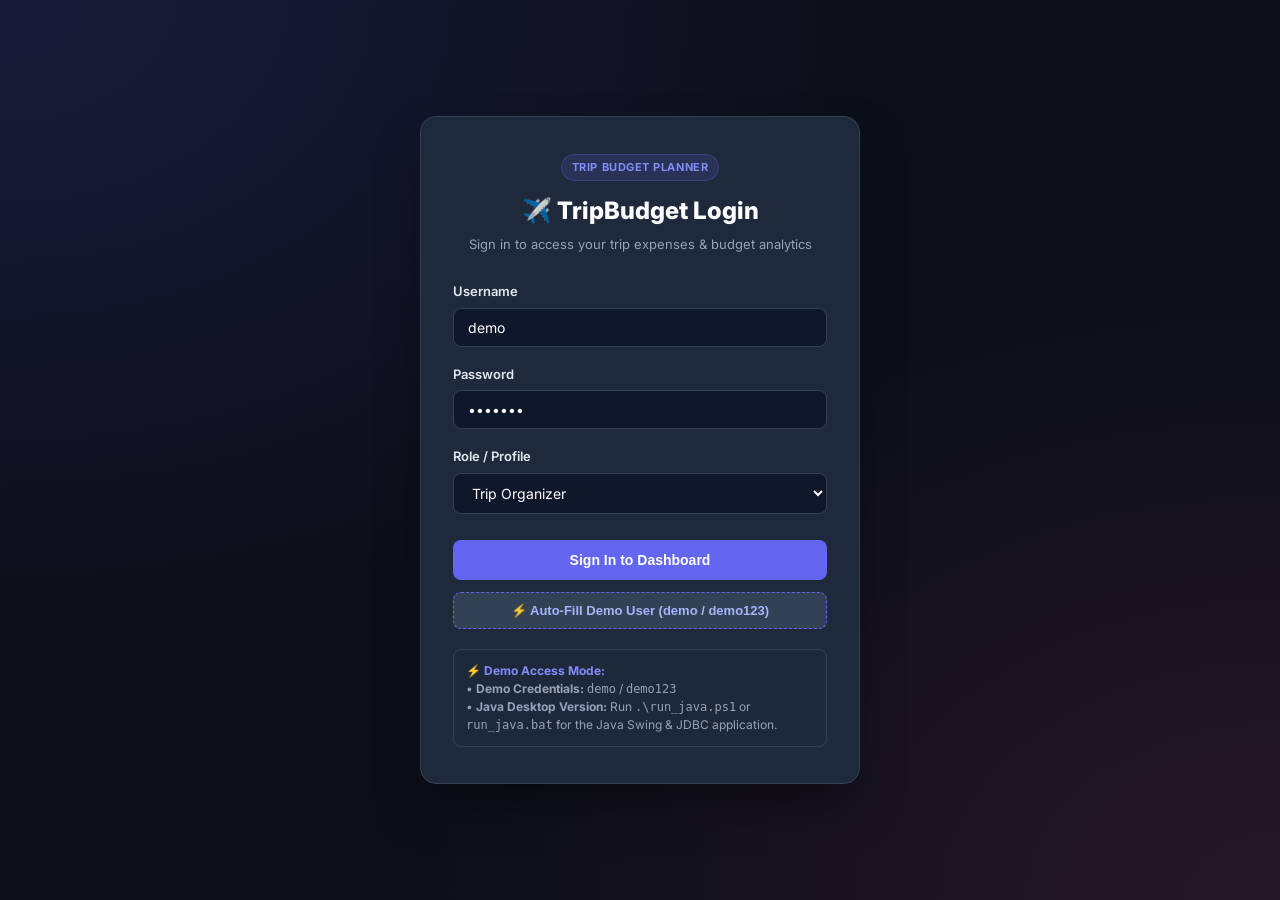
<file: login.html>
<!DOCTYPE html>
<html lang="en">
<head>
    <meta charset="UTF-8">
    <meta name="viewport" content="width=device-width, initial-scale=1.0">
    <title>TripBudget - User Login</title>
    <!-- Google Fonts -->
    <link rel="preconnect" href="https://fonts.googleapis.com">
    <link rel="preconnect" href="https://fonts.gstatic.com" crossorigin>
    <link href="https://fonts.googleapis.com/css2?family=Inter:wght@400;500;600;700;800&family=JetBrains+Mono:wght@500;600&display=swap" rel="stylesheet">
    <!-- Main Stylesheet -->
    <link rel="stylesheet" href="css/style.css">
    <style>
        body {
            background: #0B0F19;
            color: #F8FAFC;
            font-family: 'Inter', sans-serif;
            min-height: 100vh;
            display: flex;
            align-items: center;
            justify-content: center;
            margin: 0;
            padding: 20px;
            background-image: 
                radial-gradient(at 0% 0%, rgba(99, 102, 241, 0.15) 0px, transparent 50%),
                radial-gradient(at 100% 100%, rgba(236, 72, 153, 0.12) 0px, transparent 50%);
        }

        .login-card {
            width: 100%;
            max-width: 440px;
            background: #1E293B;
            border: 1px solid #334155;
            border-radius: 16px;
            padding: 36px 32px;
            box-shadow: 0 25px 50px -12px rgba(0, 0, 0, 0.5);
            animation: fadeIn 0.4s ease-out;
        }

        @keyframes fadeIn {
            from { opacity: 0; transform: translateY(12px); }
            to { opacity: 1; transform: translateY(0); }
        }

        .login-header {
            text-align: center;
            margin-bottom: 28px;
        }

        .brand-badge-pill {
            display: inline-block;
            background: rgba(99, 102, 241, 0.15);
            color: #818CF8;
            font-size: 11px;
            font-weight: 700;
            text-transform: uppercase;
            letter-spacing: 0.05em;
            padding: 4px 10px;
            border-radius: 9999px;
            margin-bottom: 12px;
            border: 1px solid rgba(99, 102, 241, 0.3);
        }

        .login-title {
            font-size: 24px;
            font-weight: 800;
            color: #FFFFFF;
            margin: 0 0 6px 0;
            display: flex;
            align-items: center;
            justify-content: center;
            gap: 8px;
        }

        .login-subtitle {
            font-size: 13px;
            color: #94A3B8;
            margin: 0;
        }

        .form-group {
            margin-bottom: 18px;
        }

        .form-group label {
            display: block;
            font-size: 13px;
            font-weight: 600;
            color: #E2E8F0;
            margin-bottom: 6px;
        }

        .form-control {
            width: 100%;
            padding: 10px 14px;
            background: #0F172A;
            border: 1px solid #334155;
            border-radius: 8px;
            color: #FFFFFF;
            font-size: 14px;
            box-sizing: border-box;
            transition: border-color 0.2s, box-shadow 0.2s;
        }

        .form-control:focus {
            outline: none;
            border-color: #6366F1;
            box-shadow: 0 0 0 3px rgba(99, 102, 241, 0.25);
        }

        .btn-submit {
            width: 100%;
            padding: 12px;
            background: #6366F1;
            color: white;
            border: none;
            border-radius: 8px;
            font-size: 14px;
            font-weight: 600;
            cursor: pointer;
            transition: background 0.2s, transform 0.1s;
            margin-top: 8px;
        }

        .btn-submit:hover {
            background: #4F46E5;
        }

        .btn-submit:active {
            transform: scale(0.99);
        }

        .btn-demo {
            width: 100%;
            padding: 10px;
            background: #334155;
            color: #A5B4FC;
            border: 1px dashed #6366F1;
            border-radius: 8px;
            font-size: 13px;
            font-weight: 600;
            cursor: pointer;
            margin-top: 12px;
            transition: background 0.2s;
        }

        .btn-demo:hover {
            background: #475569;
            color: #FFFFFF;
        }

        .demo-callout {
            background: rgba(30, 41, 59, 0.7);
            border: 1px solid #334155;
            border-radius: 8px;
            padding: 12px;
            margin-top: 20px;
            font-size: 12px;
            color: #94A3B8;
            line-height: 1.5;
        }

        .toast-msg {
            padding: 10px;
            border-radius: 6px;
            font-size: 13px;
            text-align: center;
            margin-bottom: 14px;
            display: none;
        }
        .toast-success { background: rgba(16, 185, 129, 0.2); color: #34D399; border: 1px solid #10B981; }
        .toast-error { background: rgba(239, 68, 68, 0.2); color: #F87171; border: 1px solid #EF4444; }
    </style>
</head>
<body>

    <div class="login-card">
        <div class="login-header">
            <span class="brand-badge-pill">Trip Budget Planner</span>
            <h1 class="login-title">✈️ TripBudget Login</h1>
            <p class="login-subtitle">Sign in to access your trip expenses & budget analytics</p>
        </div>

        <div id="loginToast" class="toast-msg"></div>

        <form id="loginForm">
            <div class="form-group">
                <label for="username">Username</label>
                <input type="text" id="username" class="form-control" placeholder="Enter username" required value="demo">
            </div>

            <div class="form-group">
                <label for="password">Password</label>
                <input type="password" id="password" class="form-control" placeholder="Enter password" required value="demo123">
            </div>

            <div class="form-group">
                <label for="userRole">Role / Profile</label>
                <select id="userRole" class="form-control">
                    <option value="Trip Organizer">Trip Organizer</option>
                    <option value="Administrator">Administrator</option>
                    <option value="Traveler">Traveler</option>
                </select>
            </div>

            <button type="submit" class="btn-submit" id="submitBtn">Sign In to Dashboard</button>
            <button type="button" class="btn-demo" id="autoFillBtn">⚡ Auto-Fill Demo User (demo / demo123)</button>
        </form>

        <div class="demo-callout">
            <strong style="color: #818CF8;">⚡ Demo Access Mode:</strong><br>
            • <strong>Demo Credentials:</strong> <code>demo</code> / <code>demo123</code><br>
            • <strong>Java Desktop Version:</strong> Run <code>.\run_java.ps1</code> or <code>run_java.bat</code> for the Java Swing & JDBC application.
        </div>
    </div>

    <script>
        const loginForm = document.getElementById('loginForm');
        const autoFillBtn = document.getElementById('autoFillBtn');
        const loginToast = document.getElementById('loginToast');

        autoFillBtn.addEventListener('click', () => {
            document.getElementById('username').value = 'demo';
            document.getElementById('password').value = 'demo123';
            showToast('Demo credentials filled! Click "Sign In"', 'success');
        });

        loginForm.addEventListener('submit', (e) => {
            e.preventDefault();
            const username = document.getElementById('username').value.trim();
            const password = document.getElementById('password').value.trim();
            const role = document.getElementById('userRole').value;

            if (!username || !password) {
                showToast('Please enter both username and password', 'error');
                return;
            }

            // Save authenticated session in localStorage/sessionStorage
            localStorage.setItem('tripbudget_user', JSON.stringify({
                username: username,
                role: role,
                isLoggedIn: true,
                loginTime: new Date().toISOString()
            }));

            showToast(`Welcome ${username}! Redirecting to Dashboard...`, 'success');

            setTimeout(() => {
                window.location.href = 'index.html';
            }, 600);
        });

        function showToast(msg, type) {
            loginToast.textContent = msg;
            loginToast.className = `toast-msg toast-${type}`;
            loginToast.style.display = 'block';
        }
    </script>
</body>
</html>
</file>
<file: css/style.css>
/* ==========================================================================
   Trip Budget Planner - OOP Project Enhanced Design System v2.0
   ========================================================================== */

:root {
    --bg-primary: #050508;
    --bg-secondary: #0A0A10;
    --bg-card: rgba(14, 14, 22, 0.78);
    --bg-card-hover: rgba(22, 22, 34, 0.92);
    --bg-elevated: #161622;

    --text-primary: #FFFFFF;
    --text-secondary: #A1A1AA;
    --text-muted: #71717A;

    --primary: #FFFFFF;
    --primary-hover: #E4E4E7;
    --primary-light: rgba(255, 255, 255, 0.08);

    --success: #10B981;
    --success-light: rgba(16, 185, 129, 0.15);
    --warning: #F59E0B;
    --warning-light: rgba(245, 158, 11, 0.15);
    --danger: #EF4444;
    --danger-light: rgba(239, 68, 68, 0.15);
    --info: #38BDF8;
    --info-light: rgba(56, 189, 248, 0.15);

    --border: rgba(255, 255, 255, 0.12);
    --border-light: rgba(255, 255, 255, 0.22);
    --radius-sm: 4px;
    --radius-md: 8px;
    --radius-lg: 12px;
    --radius-xl: 16px;
    --radius-full: 9999px;

    --shadow-sm: 0 1px 3px rgba(0,0,0,0.5);
    --shadow-md: 0 4px 16px rgba(0,0,0,0.6);
    --shadow-lg: 0 12px 32px rgba(0,0,0,0.8);
    --shadow-glow: 0 0 25px rgba(255, 255, 255, 0.15);

    --font-family: 'Inter', system-ui, sans-serif;
    --font-display: 'Cinzel', 'Syne', serif;
    --font-mono: 'JetBrains Mono', monospace;

    --transition: all 0.2s cubic-bezier(0.4, 0, 0.2, 1);
    --transition-slow: all 0.4s cubic-bezier(0.4, 0, 0.2, 1);

    --sidebar-width: 260px;
    --sidebar-collapsed-width: 72px;
}

/* ── Light Theme ─────────────────────────────────────────────────────────── */
[data-theme="light"] {
    --bg-primary: #0F1117;
    --bg-secondary: #161822;
    --bg-card: rgba(24, 26, 36, 0.85);
    --bg-card-hover: rgba(32, 35, 48, 0.95);
    --bg-elevated: #242838;

    --text-primary: #FFFFFF;
    --text-secondary: #CBD5E1;
    --text-muted: #94A3B8;

    --border: rgba(255, 255, 255, 0.16);
    --border-light: rgba(255, 255, 255, 0.28);
    --shadow-sm: 0 1px 3px rgba(0,0,0,0.3);
    --shadow-md: 0 4px 12px rgba(0,0,0,0.4);
    --shadow-lg: 0 10px 25px rgba(0,0,0,0.6);
}

* {
    box-sizing: border-box;
    margin: 0;
    padding: 0;
}

body {
    background-color: var(--bg-primary);
    color: var(--text-primary);
    font-family: var(--font-family);
    line-height: 1.5;
    min-height: 100vh;
    overflow-x: hidden;
    transition: background-color 0.3s ease, color 0.3s ease;
}

/* ── Starfield Canvas Background ─────────────────────────────────────────── */
#starfieldCanvas {
    position: fixed;
    top: 0;
    left: 0;
    width: 100vw;
    height: 100vh;
    pointer-events: none;
    z-index: 0;
}

/* ── Top Loading Progress Bar ─────────────────────────────────────────────── */
#topProgressBar {
    position: fixed;
    top: 0;
    left: 0;
    height: 2px;
    background: #FFFFFF;
    width: 0%;
    z-index: 9999;
    transition: width 0.6s cubic-bezier(0.4, 0, 0.2, 1), opacity 0.3s;
    box-shadow: 0 0 10px #FFFFFF;
}

/* App Shell Layout */
.app-container {
    display: flex;
    min-height: 100vh;
    position: relative;
    z-index: 1;
    background: transparent;
}

/* ── Astronomical Telemetry HUD (Star Party Aesthetic) ────────────────────── */
.astronomical-hud {
    height: 38px;
    background: rgba(5, 5, 8, 0.88);
    backdrop-filter: blur(14px);
    border-bottom: 1px solid rgba(255, 255, 255, 0.1);
    display: flex;
    align-items: center;
    justify-content: space-between;
    padding: 0 24px;
    font-family: var(--font-mono);
    font-size: 11px;
    letter-spacing: 0.12em;
    color: var(--text-secondary);
    text-transform: uppercase;
}

.hud-left {
    display: flex;
    align-items: center;
    gap: 10px;
}

.hud-pulse {
    width: 7px;
    height: 7px;
    background: #10B981;
    border-radius: 50%;
    display: inline-block;
    box-shadow: 0 0 10px #10B981;
    animation: hudPulse 2s infinite;
}

@keyframes hudPulse {
    0% { transform: scale(0.9); opacity: 0.7; }
    50% { transform: scale(1.3); opacity: 1; }
    100% { transform: scale(0.9); opacity: 0.7; }
}

.hud-right {
    display: flex;
    align-items: center;
    gap: 16px;
}

.btn-hud-link {
    background: #FFFFFF;
    color: #050508;
    border: 1px solid #FFFFFF;
    padding: 3px 10px;
    font-family: var(--font-mono);
    font-size: 10px;
    font-weight: 700;
    letter-spacing: 0.1em;
    cursor: pointer;
    transition: var(--transition);
}

.btn-hud-link:hover {
    background: transparent;
    color: #FFFFFF;
}

/* ── Cosmic Destinations Filmstrip (Star Party) ─────────────────────────── */
.filmstrip-section {
    margin-bottom: 24px;
    padding: 16px;
    background: rgba(10, 10, 16, 0.75);
    border: 1px solid rgba(255, 255, 255, 0.1);
    border-radius: var(--radius-md);
    backdrop-filter: blur(16px);
}

.filmstrip-header {
    display: flex;
    justify-content: space-between;
    align-items: center;
    margin-bottom: 12px;
    font-family: var(--font-mono);
    font-size: 11px;
    letter-spacing: 0.14em;
}

.filmstrip-label {
    color: #FFFFFF;
    font-weight: 700;
}

.filmstrip-tag {
    color: var(--text-muted);
}

.filmstrip-scroll {
    display: grid;
    grid-template-columns: repeat(auto-fit, minmax(200px, 1fr));
    gap: 14px;
}

.film-card {
    background: rgba(16, 16, 24, 0.9);
    border: 1px solid rgba(255, 255, 255, 0.12);
    border-radius: var(--radius-sm);
    overflow: hidden;
    transition: var(--transition);
}

.film-card:hover {
    border-color: rgba(255, 255, 255, 0.35);
    transform: translateY(-2px);
    box-shadow: 0 4px 16px rgba(0, 0, 0, 0.6);
}

.film-card.active {
    border-color: #FFFFFF;
    box-shadow: 0 0 16px rgba(255, 255, 255, 0.12);
}

.film-photo {
    height: 96px;
    position: relative;
    background-size: cover;
    background-position: center;
    filter: contrast(115%) brightness(90%);
}

.photo-goa {
    background: linear-gradient(180deg, rgba(5,5,8,0.2), rgba(5,5,8,0.85)), radial-gradient(circle at 75% 30%, #38BDF8, #0F172A 70%);
}

.photo-alps {
    background: linear-gradient(180deg, rgba(5,5,8,0.2), rgba(5,5,8,0.85)), radial-gradient(circle at 25% 25%, #818CF8, #0B0F19 70%);
}

.photo-kyoto {
    background: linear-gradient(180deg, rgba(5,5,8,0.2), rgba(5,5,8,0.85)), radial-gradient(circle at 65% 35%, #F43F5E, #18181B 70%);
}

.photo-atacama {
    background: linear-gradient(180deg, rgba(5,5,8,0.2), rgba(5,5,8,0.85)), radial-gradient(circle at 40% 60%, #F59E0B, #09090B 70%);
}

.film-badge {
    position: absolute;
    top: 6px;
    left: 6px;
    background: rgba(0, 0, 0, 0.85);
    border: 1px solid rgba(255, 255, 255, 0.25);
    font-family: var(--font-mono);
    font-size: 9px;
    letter-spacing: 0.1em;
    padding: 2px 6px;
    color: #FFFFFF;
}

.film-info {
    padding: 10px;
    font-family: var(--font-mono);
}

.film-name {
    font-size: 11px;
    font-weight: 700;
    color: #FFFFFF;
    margin-bottom: 2px;
}

.film-coords {
    font-size: 10px;
    color: var(--text-muted);
}

/* ── Sidebar Navigation ───────────────────────────────────────────────────── */
.sidebar {
    width: var(--sidebar-width);
    background: rgba(10, 10, 16, 0.85);
    backdrop-filter: blur(18px);
    border-right: 1px solid var(--border);
    display: flex;
    flex-direction: column;
    padding: 20px 14px;
    position: fixed;
    height: 100vh;
    top: 0;
    left: 0;
    z-index: 50;
    transition: width 0.35s cubic-bezier(0.4, 0, 0.2, 1);
    overflow: hidden;
}

.sidebar.collapsed {
    width: var(--sidebar-collapsed-width);
}

.sidebar-toggle-btn {
    width: 24px;
    height: 24px;
    min-width: 24px;
    background: rgba(255, 255, 255, 0.06);
    border: 1px solid rgba(255, 255, 255, 0.18);
    border-radius: var(--radius-sm);
    color: #FFFFFF;
    font-size: 13px;
    font-weight: bold;
    cursor: pointer;
    display: flex;
    align-items: center;
    justify-content: center;
    transition: var(--transition);
    margin-left: auto;
}

.sidebar-toggle-btn:hover {
    background: rgba(255, 255, 255, 0.16);
    border-color: #FFFFFF;
    transform: scale(1.05);
}

.sidebar.collapsed .brand {
    justify-content: center;
    padding: 0 0 16px 0;
}

.sidebar.collapsed .brand-icon {
    display: none;
}

.sidebar.collapsed .brand-text {
    display: none;
}

.sidebar.collapsed .sidebar-toggle-btn {
    width: 36px;
    height: 36px;
    min-width: 36px;
    font-size: 18px;
    margin: 0 auto;
    background: rgba(255, 255, 255, 0.1);
    border: 1px solid rgba(255, 255, 255, 0.25);
    border-radius: var(--radius-sm);
    color: #FFFFFF;
    box-shadow: 0 2px 10px rgba(0, 0, 0, 0.4);
}

.sidebar.collapsed .sidebar-toggle-btn:hover {
    background: rgba(255, 255, 255, 0.2);
    border-color: #FFFFFF;
    transform: scale(1.1);
}

.brand {
    display: flex;
    align-items: center;
    gap: 10px;
    padding: 0 4px 16px 4px;
    border-bottom: 1px solid var(--border);
    margin-bottom: 18px;
    white-space: nowrap;
    overflow: hidden;
    position: relative;
}

.brand-icon {
    width: 36px;
    height: 36px;
    min-width: 36px;
    background: rgba(255, 255, 255, 0.08);
    border: 1px solid rgba(255, 255, 255, 0.2);
    border-radius: var(--radius-sm);
    display: flex;
    align-items: center;
    justify-content: center;
    font-size: 18px;
    box-shadow: 0 2px 8px rgba(0, 0, 0, 0.3);
}

.brand-text {
    overflow: hidden;
    transition: opacity 0.2s ease, width 0.3s ease;
    opacity: 1;
    white-space: nowrap;
    flex-grow: 1;
}

.sidebar.collapsed .brand-text {
    opacity: 0;
    width: 0;
}

.brand-title {
    font-family: var(--font-family);
    font-size: 13px;
    font-weight: 700;
    letter-spacing: -0.01em;
    color: #FFFFFF;
    line-height: 1.25;
}

.brand-badge {
    font-family: var(--font-mono);
    font-size: 9px;
    text-transform: uppercase;
    font-weight: 700;
    color: var(--text-secondary);
    background: rgba(255, 255, 255, 0.06);
    border: 1px solid rgba(255, 255, 255, 0.12);
    padding: 2px 6px;
    border-radius: var(--radius-sm);
    display: inline-block;
    letter-spacing: 0.06em;
    margin-top: 2px;
}

/* Nav Menu */
.nav-menu {
    list-style: none;
    display: flex;
    flex-direction: column;
    gap: 4px;
    flex-grow: 1;
}

.nav-item button {
    width: 100%;
    display: flex;
    align-items: center;
    gap: 12px;
    padding: 10px 12px;
    background: transparent;
    border: 1px solid transparent;
    color: var(--text-secondary);
    font-size: 13px;
    font-weight: 500;
    border-radius: var(--radius-sm);
    cursor: pointer;
    transition: var(--transition);
    text-align: left;
    white-space: nowrap;
    overflow: hidden;
}

.nav-item button:hover {
    background: rgba(255, 255, 255, 0.06);
    color: #FFFFFF;
}

.nav-item.active button {
    background: rgba(255, 255, 255, 0.1);
    border: 1px solid rgba(255, 255, 255, 0.22);
    border-left: 3px solid #FFFFFF;
    color: #FFFFFF;
    box-shadow: 0 2px 10px rgba(0, 0, 0, 0.4);
    font-weight: 600;
}

.nav-icon {
    width: 22px;
    height: 22px;
    min-width: 22px;
    display: inline-flex;
    align-items: center;
    justify-content: center;
    color: var(--text-secondary);
    transition: var(--transition);
}

.nav-icon svg {
    display: block;
    stroke: currentColor;
    transition: var(--transition);
}

.nav-item button:hover .nav-icon {
    color: #FFFFFF;
    transform: scale(1.08);
}

.nav-item.active .nav-icon {
    color: #FFFFFF;
    filter: drop-shadow(0 0 6px rgba(255, 255, 255, 0.5));
}

.nav-label {
    transition: opacity 0.2s ease;
    opacity: 1;
}

.sidebar.collapsed .nav-label {
    opacity: 0;
    width: 0;
    overflow: hidden;
}

/* Sidebar Footer */
.sidebar-footer {
    border-top: 1px solid var(--border);
    padding-top: 14px;
    display: flex;
    flex-direction: column;
    gap: 8px;
}

.viva-btn {
    display: flex;
    align-items: center;
    justify-content: flex-start;
    gap: 12px;
    padding: 11px 12px;
    background: linear-gradient(135deg, rgba(99, 102, 241, 0.2), rgba(139, 92, 246, 0.2));
    border: 1px solid rgba(99, 102, 241, 0.4);
    color: #A5B4FC;
    border-radius: var(--radius-md);
    font-size: 13px;
    font-weight: 600;
    cursor: pointer;
    transition: var(--transition);
    white-space: nowrap;
    overflow: hidden;
    width: 100%;
}

.viva-btn:hover {
    background: linear-gradient(135deg, rgba(99, 102, 241, 0.35), rgba(139, 92, 246, 0.35));
    color: #FFFFFF;
}

.viva-btn .nav-icon { font-size: 16px; }

/* Main Content Area */
.main-wrapper {
    margin-left: var(--sidebar-width);
    flex-grow: 1;
    min-height: 100vh;
    display: flex;
    flex-direction: column;
    width: calc(100% - var(--sidebar-width));
    transition: margin-left 0.35s cubic-bezier(0.4, 0, 0.2, 1), width 0.35s cubic-bezier(0.4, 0, 0.2, 1);
}

.main-wrapper.sidebar-collapsed {
    margin-left: var(--sidebar-collapsed-width);
    width: calc(100% - var(--sidebar-collapsed-width));
}

/* Topbar Header */
.topbar {
    height: 64px;
    padding: 0 24px;
    border-bottom: 1px solid var(--border);
    display: flex;
    align-items: center;
    justify-content: space-between;
    background: rgba(10, 10, 16, 0.88);
    backdrop-filter: blur(20px);
    -webkit-backdrop-filter: blur(20px);
    position: sticky;
    top: 0;
    z-index: 40;
    transition: background-color 0.3s ease;
}

[data-theme="light"] .topbar {
    background: rgba(22, 24, 34, 0.92);
}

.trip-selector-container {
    display: flex;
    align-items: center;
    gap: 10px;
}

.trip-label {
    font-family: var(--font-mono);
    font-size: 11px;
    color: var(--text-secondary);
    font-weight: 700;
    letter-spacing: 0.08em;
    text-transform: uppercase;
    white-space: nowrap;
}

.trip-select {
    background: rgba(16, 16, 24, 0.9);
    border: 1px solid rgba(255, 255, 255, 0.16);
    color: var(--text-primary);
    padding: 0 14px;
    height: 36px;
    border-radius: var(--radius-sm);
    font-family: var(--font-mono);
    font-size: 12px;
    font-weight: 600;
    cursor: pointer;
    outline: none;
    transition: var(--transition);
}

.trip-select:focus {
    border-color: #FFFFFF;
    box-shadow: 0 0 10px rgba(255, 255, 255, 0.2);
}

.topbar-actions {
    display: flex;
    align-items: center;
    gap: 12px;
}

/* Logical Action Groups */
.action-btn-group {
    display: flex;
    align-items: center;
    gap: 6px;
}

.topbar-divider {
    width: 1px;
    height: 20px;
    background: rgba(255, 255, 255, 0.14);
}

/* Icon-only topbar buttons */
.btn-icon-top {
    width: 36px;
    height: 36px;
    min-width: 36px;
    padding: 0;
    border-radius: var(--radius-sm);
    display: inline-flex;
    align-items: center;
    justify-content: center;
    background: rgba(255, 255, 255, 0.04);
    border: 1px solid rgba(255, 255, 255, 0.16);
    color: var(--text-primary);
    cursor: pointer;
    font-size: 15px;
    transition: var(--transition);
}

.btn-icon-top:hover {
    background: rgba(255, 255, 255, 0.12);
    border-color: #FFFFFF;
    transform: translateY(-1px);
}

/* Standardized Buttons */
.btn {
    display: inline-flex;
    align-items: center;
    justify-content: center;
    gap: 8px;
    padding: 0 16px;
    height: 36px;
    border-radius: var(--radius-sm);
    font-size: 11px;
    font-weight: 700;
    cursor: pointer;
    border: none;
    transition: var(--transition);
    font-family: var(--font-mono);
    text-transform: uppercase;
    letter-spacing: 0.08em;
    white-space: nowrap;
}

.btn-cta {
    padding: 0 20px;
    box-shadow: 0 0 18px rgba(255, 255, 255, 0.25);
}

.btn-primary {
    background: #FFFFFF;
    color: #050508;
    border: 1px solid #FFFFFF;
}

.btn-primary:hover {
    background: transparent;
    color: #FFFFFF;
    box-shadow: 0 0 25px rgba(255, 255, 255, 0.35);
    transform: translateY(-1px);
}

.btn-secondary {
    background: rgba(255, 255, 255, 0.04);
    border: 1px solid rgba(255, 255, 255, 0.2);
    color: #FFFFFF;
}

.btn-secondary:hover {
    background: rgba(255, 255, 255, 0.12);
    border-color: #FFFFFF;
    transform: translateY(-1px);
}

.view-header-actions {
    display: flex;
    align-items: center;
    gap: 8px;
}

.btn-success {
    background: linear-gradient(135deg, #10B981, #059669);
    color: #FFFFFF;
}

.btn-success:hover {
    background: linear-gradient(135deg, #059669, #047857);
    box-shadow: 0 4px 14px rgba(16, 185, 129, 0.4);
    transform: translateY(-1px);
}

.btn-danger {
    background: var(--danger-light);
    color: #F87171;
    border: 1px solid rgba(239, 68, 68, 0.3);
}

.btn-danger:hover {
    background: var(--danger);
    color: #FFFFFF;
}

.btn-icon {
    width: 32px;
    height: 32px;
    padding: 0;
    border-radius: var(--radius-sm);
    display: inline-flex;
    align-items: center;
    justify-content: center;
}

/* ── Floating Action Button (Star Party High-Contrast Luxury) ─────────────── */
#fab {
    position: fixed;
    bottom: 32px;
    right: 32px;
    width: 48px;
    height: 48px;
    border-radius: var(--radius-sm);
    background: #FFFFFF;
    border: 1px solid #FFFFFF;
    color: #050508;
    font-size: 22px;
    font-weight: 700;
    display: flex;
    align-items: center;
    justify-content: center;
    cursor: pointer;
    box-shadow: 0 0 25px rgba(255, 255, 255, 0.3);
    z-index: 199;
    transition: var(--transition);
}

#fab:hover {
    background: #050508;
    color: #FFFFFF;
    border-color: #FFFFFF;
    box-shadow: 0 0 35px rgba(255, 255, 255, 0.6);
    transform: scale(1.08);
}

#fab:active {
    transform: scale(0.95);
}

/* Content Views */
.content-area {
    padding: 24px 32px;
    flex-grow: 1;
}

.view-section {
    display: none;
}

.view-section.active {
    display: block;
    animation: viewFadeIn 0.3s cubic-bezier(0.4, 0, 0.2, 1);
}

@keyframes viewFadeIn {
    from { opacity: 0; transform: translateY(10px); }
    to   { opacity: 1; transform: translateY(0); }
}

.view-header {
    display: flex;
    justify-content: space-between;
    align-items: center;
    margin-bottom: 24px;
    padding-bottom: 16px;
    border-bottom: 1px solid rgba(255, 255, 255, 0.08);
}

.view-title h2 {
    font-family: var(--font-display);
    font-size: 22px;
    font-weight: 800;
    letter-spacing: 0.04em;
    color: #FFFFFF;
    text-transform: uppercase;
}

[data-theme="light"] .view-title h2 {
    color: #FFFFFF;
}

.view-subtitle {
    font-family: var(--font-mono);
    color: var(--text-secondary);
    font-size: 11px;
    letter-spacing: 0.06em;
    margin-top: 4px;
}

/* ── Dashboard Metrics Grid ───────────────────────────────────────────────── */
.metrics-grid {
    display: grid;
    grid-template-columns: repeat(auto-fit, minmax(200px, 1fr));
    gap: 18px;
    margin-bottom: 24px;
}

.metric-card {
    background: var(--bg-secondary);
    border: 1px solid var(--border);
    border-radius: var(--radius-lg);
    padding: 20px;
    position: relative;
    overflow: hidden;
    transition: var(--transition);
    backdrop-filter: blur(8px);
}

.metric-card::before {
    content: '';
    position: absolute;
    inset: 0;
    background: linear-gradient(135deg, rgba(255,255,255,0.03) 0%, transparent 60%);
    pointer-events: none;
}

.metric-card:hover {
    transform: translateY(-3px);
    border-color: var(--border-light);
    box-shadow: var(--shadow-md), 0 0 0 1px var(--border-light);
}

.metric-header {
    display: flex;
    justify-content: space-between;
    align-items: center;
    margin-bottom: 12px;
}

.metric-title {
    font-size: 11px;
    font-weight: 700;
    color: var(--text-secondary);
    text-transform: uppercase;
    letter-spacing: 0.08em;
}

.metric-icon-wrap {
    width: 36px;
    height: 36px;
    border-radius: var(--radius-md);
    display: flex;
    align-items: center;
    justify-content: center;
    font-size: 16px;
}

.metric-value {
    font-size: 26px;
    font-weight: 800;
    letter-spacing: -0.04em;
    color: var(--text-primary);
    font-variant-numeric: tabular-nums;
}

.metric-sub {
    font-size: 12px;
    color: var(--text-muted);
    margin-top: 6px;
}

/* Budget Progress Card */
.budget-progress-card {
    background: var(--bg-secondary);
    border: 1px solid var(--border);
    border-radius: var(--radius-lg);
    padding: 22px 24px;
    margin-bottom: 24px;
    position: relative;
    overflow: hidden;
}

.budget-progress-card::before {
    content: '';
    position: absolute;
    top: -1px;
    left: 0;
    right: 0;
    height: 3px;
    background: linear-gradient(90deg, var(--primary), #8B5CF6, #EC4899);
    opacity: 0.7;
}

.progress-header {
    display: flex;
    justify-content: space-between;
    align-items: center;
    margin-bottom: 14px;
}

.progress-title-wrap h3 {
    font-size: 16px;
    font-weight: 700;
}

.progress-status-badge {
    padding: 4px 12px;
    border-radius: var(--radius-full);
    font-size: 11px;
    font-weight: 700;
    text-transform: uppercase;
    letter-spacing: 0.05em;
}

.badge-safe {
    background: var(--success-light);
    color: var(--success);
    border: 1px solid rgba(16, 185, 129, 0.3);
}

.badge-warning {
    background: var(--warning-light);
    color: var(--warning);
    border: 1px solid rgba(245, 158, 11, 0.3);
}

.badge-danger {
    background: var(--danger-light);
    color: var(--danger);
    border: 1px solid rgba(239, 68, 68, 0.3);
    animation: pulse 2s infinite;
}

@keyframes pulse {
    0%, 100% { opacity: 1; }
    50% { opacity: 0.65; }
}

/* Progress Bar */
.progress-track {
    width: 100%;
    height: 12px;
    background: var(--bg-elevated);
    border-radius: var(--radius-full);
    overflow: hidden;
    position: relative;
    margin-bottom: 10px;
}

.progress-bar-fill {
    height: 100%;
    border-radius: var(--radius-full);
    transition: width 0.7s cubic-bezier(0.4, 0, 0.2, 1), background-color 0.3s;
    position: relative;
    overflow: hidden;
}

.progress-bar-fill::after {
    content: '';
    position: absolute;
    top: 0;
    left: -100%;
    width: 100%;
    height: 100%;
    background: linear-gradient(90deg, transparent, rgba(255,255,255,0.25), transparent);
    animation: shimmer 2.5s infinite;
}

@keyframes shimmer {
    0%   { left: -100%; }
    100% { left: 100%; }
}

.progress-labels {
    display: flex;
    justify-content: space-between;
    font-size: 12px;
    color: var(--text-secondary);
}

.progress-warning-banner {
    margin-top: 14px;
    padding: 10px 16px;
    border-radius: var(--radius-md);
    font-size: 13px;
    display: flex;
    align-items: center;
    gap: 10px;
}

.banner-warning {
    background: var(--warning-light);
    border: 1px solid rgba(245, 158, 11, 0.3);
    color: #FCD34D;
}

.banner-danger {
    background: var(--danger-light);
    border: 1px solid rgba(239, 68, 68, 0.3);
    color: #FCA5A5;
}

/* Dashboard Two-Column Grid */
.dashboard-grid {
    display: grid;
    grid-template-columns: 1.2fr 0.8fr;
    gap: 22px;
}

/* ── Glassmorphism Cards ──────────────────────────────────────────────────── */
.card {
    background: var(--bg-secondary);
    border: 1px solid var(--border);
    border-radius: var(--radius-lg);
    padding: 22px;
    transition: var(--transition);
    position: relative;
    overflow: hidden;
    backdrop-filter: blur(8px);
}

.card::after {
    content: '';
    position: absolute;
    top: 0;
    left: 0;
    right: 0;
    height: 1px;
    background: linear-gradient(90deg, transparent, rgba(255,255,255,0.08), transparent);
    pointer-events: none;
}

.card-header {
    display: flex;
    justify-content: space-between;
    align-items: center;
    padding-bottom: 12px;
    margin-bottom: 16px;
    border-bottom: 1px solid rgba(255, 255, 255, 0.08);
}

.card-title {
    font-family: var(--font-mono);
    font-size: 13px;
    font-weight: 700;
    letter-spacing: 0.08em;
    text-transform: uppercase;
    color: #FFFFFF;
}

/* Visual Chart Area */
.chart-container {
    position: relative;
    display: flex;
    flex-direction: column;
    align-items: center;
    padding: 8px 0;
}

.donut-chart-svg {
    width: 175px;
    height: 175px;
    transform: rotate(-90deg);
    filter: drop-shadow(0 6px 20px rgba(99, 102, 241, 0.25));
}

.donut-chart-svg circle {
    fill: none;
    stroke-width: 16;
    stroke-linecap: round;
    transition: stroke-dasharray 0.7s cubic-bezier(0.4, 0, 0.2, 1);
}

.donut-center-text {
    position: absolute;
    top: 50%;
    left: 50%;
    transform: translate(-50%, -50%);
    text-align: center;
    pointer-events: none;
}

.donut-center-amount {
    font-family: var(--font-mono);
    font-size: 22px;
    font-weight: 800;
    letter-spacing: -0.02em;
    color: #FFFFFF;
    text-shadow: 0 0 20px rgba(255, 255, 255, 0.4);
    display: block;
}

.donut-center-label {
    font-family: var(--font-mono);
    font-size: 10px;
    color: var(--text-secondary);
    text-transform: uppercase;
    letter-spacing: 0.12em;
    margin-top: 2px;
}

.category-bars-list {
    display: flex;
    flex-direction: column;
    gap: 8px;
    margin-top: 18px;
    width: 100%;
}

.cat-bar-item {
    display: flex;
    flex-direction: column;
    gap: 6px;
    background: rgba(16, 16, 24, 0.75);
    border: 1px solid rgba(255, 255, 255, 0.08);
    border-radius: var(--radius-sm);
    padding: 10px 12px;
    transition: var(--transition);
}

.cat-bar-item:hover {
    background: rgba(25, 25, 36, 0.9);
    border-color: rgba(255, 255, 255, 0.25);
    transform: translateX(3px);
}

.cat-bar-header {
    display: flex;
    justify-content: space-between;
    align-items: center;
    font-size: 12px;
}

.cat-bar-name {
    font-family: var(--font-mono);
    font-size: 11px;
    letter-spacing: 0.06em;
    text-transform: uppercase;
    font-weight: 600;
    display: flex;
    align-items: center;
    gap: 8px;
    color: #FFFFFF;
}

.cat-bar-val {
    font-family: var(--font-mono);
    font-size: 12.5px;
    font-weight: 700;
    color: #FFFFFF;
}

.cat-bar-track {
    height: 4px;
    background: rgba(255, 255, 255, 0.08);
    border-radius: 2px;
    overflow: hidden;
    position: relative;
}

.cat-bar-fill {
    height: 100%;
    border-radius: 2px;
    transition: width 0.7s cubic-bezier(0.4, 0, 0.2, 1);
}

/* Category Color Tokens */
/* Category Color Tokens */
.cat-flight   { color: #38BDF8; background-color: rgba(56, 189, 248, 0.12); }
.cat-hotel    { color: #C084FC; background-color: rgba(168, 85, 247, 0.12); }
.cat-food     { color: #FB923C; background-color: rgba(249, 115, 22, 0.12); }
.cat-transport{ color: #FACC15; background-color: rgba(234, 179, 8, 0.12); }
.cat-activities{ color: #34D399; background-color: rgba(16, 185, 129, 0.12); }
.cat-shopping { color: #F472B6; background-color: rgba(236, 72, 153, 0.12); }
.cat-other    { color: #CBD5E1; background-color: rgba(148, 163, 184, 0.12); }

/* Table Styles & Modern SaaS Glass Card */
.table-responsive {
    overflow-x: auto;
    scrollbar-width: thin;
    scrollbar-color: rgba(255, 255, 255, 0.15) transparent;
}

.table-responsive::-webkit-scrollbar {
    height: 6px;
}

.table-responsive::-webkit-scrollbar-thumb {
    background: rgba(255, 255, 255, 0.18);
    border-radius: 9999px;
}

.table-card {
    background: rgba(14, 14, 22, 0.82);
    border: 1px solid rgba(255, 255, 255, 0.1);
    border-radius: var(--radius-lg);
    backdrop-filter: blur(20px);
    box-shadow: 0 12px 32px -8px rgba(0, 0, 0, 0.6), inset 0 1px 0 rgba(255, 255, 255, 0.08);
    overflow: hidden;
    margin-bottom: 24px;
    position: relative;
}

.table-card::before {
    content: '';
    position: absolute;
    top: 0;
    left: 0;
    right: 0;
    height: 1px;
    background: linear-gradient(90deg, transparent, rgba(99, 102, 241, 0.5), rgba(56, 189, 248, 0.5), transparent);
    pointer-events: none;
}

.data-table {
    width: 100%;
    border-collapse: separate;
    border-spacing: 0;
    font-size: 13px;
    text-align: left;
}

.data-table thead tr th {
    padding: 13px 16px;
    background: rgba(18, 18, 28, 0.95);
    color: #94A3B8;
    font-weight: 600;
    font-size: 11px;
    font-family: var(--font-mono);
    letter-spacing: 0.06em;
    text-transform: uppercase;
    border-bottom: 1px solid rgba(255, 255, 255, 0.09);
    white-space: nowrap;
}

.data-table thead tr th:first-child {
    padding-left: 20px;
}

.data-table thead tr th:last-child {
    padding-right: 20px;
    text-align: right;
}

.data-table td {
    padding: 14px 16px;
    border-bottom: 1px solid rgba(255, 255, 255, 0.05);
    vertical-align: middle;
}

.data-table td:first-child {
    padding-left: 20px;
}

.data-table td:last-child {
    padding-right: 20px;
    text-align: right;
}

.data-table tbody tr {
    transition: background-color 0.18s ease, transform 0.18s ease;
    background: transparent;
}

.data-table tbody tr:last-child td {
    border-bottom: none;
}

.data-table tbody tr:hover {
    background: rgba(99, 102, 241, 0.045);
}

/* ── Category Badge System ─────────────────────────────────────────────────── */
.category-badge {
    display: inline-flex;
    align-items: center;
    gap: 6px;
    padding: 4px 10px;
    border-radius: var(--radius-full);
    font-size: 11.5px;
    font-weight: 600;
    letter-spacing: 0.02em;
    white-space: nowrap;
    border: 1px solid transparent;
    backdrop-filter: blur(8px);
    transition: all 0.2s cubic-bezier(0.4, 0, 0.2, 1);
    user-select: none;
}

.category-badge:hover {
    transform: translateY(-1px);
}

.category-badge .cat-icon {
    font-size: 12px;
    display: inline-block;
    filter: drop-shadow(0 1px 2px rgba(0, 0, 0, 0.5));
}

.category-badge .cat-label {
    font-weight: 600;
}

.category-badge.cat-flight {
    background: rgba(56, 189, 248, 0.12);
    color: #38BDF8;
    border-color: rgba(56, 189, 248, 0.28);
    box-shadow: 0 0 10px rgba(56, 189, 248, 0.12);
}
.category-badge.cat-flight:hover {
    box-shadow: 0 0 14px rgba(56, 189, 248, 0.3);
    border-color: rgba(56, 189, 248, 0.45);
}

.category-badge.cat-hotel {
    background: rgba(168, 85, 247, 0.12);
    color: #C084FC;
    border-color: rgba(168, 85, 247, 0.28);
    box-shadow: 0 0 10px rgba(168, 85, 247, 0.12);
}
.category-badge.cat-hotel:hover {
    box-shadow: 0 0 14px rgba(168, 85, 247, 0.3);
    border-color: rgba(168, 85, 247, 0.45);
}

.category-badge.cat-food {
    background: rgba(249, 115, 22, 0.12);
    color: #FB923C;
    border-color: rgba(249, 115, 22, 0.28);
    box-shadow: 0 0 10px rgba(249, 115, 22, 0.12);
}
.category-badge.cat-food:hover {
    box-shadow: 0 0 14px rgba(249, 115, 22, 0.3);
    border-color: rgba(249, 115, 22, 0.45);
}

.category-badge.cat-transport {
    background: rgba(234, 179, 8, 0.12);
    color: #FACC15;
    border-color: rgba(234, 179, 8, 0.28);
    box-shadow: 0 0 10px rgba(234, 179, 8, 0.12);
}
.category-badge.cat-transport:hover {
    box-shadow: 0 0 14px rgba(234, 179, 8, 0.3);
    border-color: rgba(234, 179, 8, 0.45);
}

.category-badge.cat-activities {
    background: rgba(16, 185, 129, 0.12);
    color: #34D399;
    border-color: rgba(16, 185, 129, 0.28);
    box-shadow: 0 0 10px rgba(16, 185, 129, 0.12);
}
.category-badge.cat-activities:hover {
    box-shadow: 0 0 14px rgba(16, 185, 129, 0.3);
    border-color: rgba(16, 185, 129, 0.45);
}

.category-badge.cat-shopping {
    background: rgba(236, 72, 153, 0.12);
    color: #F472B6;
    border-color: rgba(236, 72, 153, 0.28);
    box-shadow: 0 0 10px rgba(236, 72, 153, 0.12);
}
.category-badge.cat-shopping:hover {
    box-shadow: 0 0 14px rgba(236, 72, 153, 0.3);
    border-color: rgba(236, 72, 153, 0.45);
}

.category-badge.cat-other {
    background: rgba(148, 163, 184, 0.12);
    color: #CBD5E1;
    border-color: rgba(148, 163, 184, 0.28);
    box-shadow: 0 0 10px rgba(148, 163, 184, 0.08);
}
.category-badge.cat-other:hover {
    box-shadow: 0 0 14px rgba(148, 163, 184, 0.25);
    border-color: rgba(148, 163, 184, 0.45);
}

/* ── Avatar Badge & Overlapping Cutout Avatar Stack ───────────────────────── */
.avatar-badge {
    width: 28px;
    height: 28px;
    border-radius: var(--radius-full);
    display: inline-flex;
    align-items: center;
    justify-content: center;
    font-size: 11px;
    font-weight: 700;
    color: #FFFFFF;
    flex-shrink: 0;
    letter-spacing: -0.02em;
    box-shadow: 0 2px 4px rgba(0, 0, 0, 0.4);
    user-select: none;
}

.avatar-stack {
    display: inline-flex;
    align-items: center;
    padding: 3px 0;
    position: relative;
}

.avatar-stack .avatar-badge.stack-item {
    margin-left: -9px;
    border: 2px solid #0D0E16; /* Dark background cutout ring */
    position: relative;
    transition: transform 0.22s cubic-bezier(0.34, 1.56, 0.64, 1), z-index 0.2s ease, box-shadow 0.22s ease;
    cursor: pointer;
}

.avatar-stack .avatar-badge.stack-item:first-child {
    margin-left: 0;
}

.avatar-stack .avatar-badge.stack-item:hover {
    transform: scale(1.24) translateY(-3px);
    z-index: 20;
    box-shadow: 0 8px 18px rgba(0, 0, 0, 0.7), 0 0 12px rgba(255, 255, 255, 0.35);
}

/* ── Traveler Pill (Payer Card) ───────────────────────────────────────────── */
.traveler-pill {
    display: inline-flex;
    align-items: center;
    gap: 8px;
    background: rgba(255, 255, 255, 0.04);
    border: 1px solid rgba(255, 255, 255, 0.08);
    padding: 3px 10px 3px 3px;
    border-radius: var(--radius-full);
    font-size: 12.5px;
    color: var(--text-primary);
    transition: all 0.2s ease;
    white-space: nowrap;
}

.traveler-pill:hover {
    background: rgba(255, 255, 255, 0.08);
    border-color: rgba(255, 255, 255, 0.18);
    transform: translateY(-1px);
}

.traveler-pill .avatar-badge {
    width: 24px;
    height: 24px;
    font-size: 10px;
}

.traveler-pill .traveler-name {
    font-weight: 500;
    letter-spacing: 0.01em;
}

/* ── Specific Expense Cell Micro-Styles ──────────────────────────────────── */
.expense-date-badge {
    font-family: var(--font-mono);
    font-size: 11.5px;
    color: #94A3B8;
    background: rgba(255, 255, 255, 0.035);
    border: 1px solid rgba(255, 255, 255, 0.07);
    border-radius: 6px;
    padding: 3px 8px;
    display: inline-flex;
    align-items: center;
    gap: 5px;
    white-space: nowrap;
}

.expense-desc-cell {
    display: flex;
    flex-direction: column;
    gap: 2px;
    max-width: 280px;
}

.expense-desc-title {
    font-size: 13.5px;
    font-weight: 600;
    color: #F8FAFC;
    line-height: 1.35;
}

.expense-desc-notes {
    font-size: 11.5px;
    color: #94A3B8;
    line-height: 1.35;
}

.expense-base-amount {
    font-family: var(--font-mono);
    font-size: 13px;
    color: #CBD5E1;
    white-space: nowrap;
}

.expense-cost-cell {
    display: flex;
    flex-direction: column;
    gap: 4px;
}

.expense-total-cost {
    font-family: var(--font-mono);
    font-size: 14.5px;
    font-weight: 700;
    color: #34D399;
    text-shadow: 0 0 10px rgba(52, 211, 153, 0.25);
    white-space: nowrap;
}

.expense-oop-badge {
    display: inline-flex;
    align-items: center;
    gap: 5px;
    background: rgba(99, 102, 241, 0.1);
    border: 1px solid rgba(129, 140, 248, 0.25);
    color: #A5B4FC;
    font-size: 10px;
    font-family: var(--font-mono);
    padding: 2px 7px;
    border-radius: 4px;
    max-width: 175px;
    white-space: nowrap;
    overflow: hidden;
    text-overflow: ellipsis;
}

.expense-oop-badge .oop-pulse {
    width: 5px;
    height: 5px;
    border-radius: 50%;
    background: #818CF8;
    box-shadow: 0 0 6px #818CF8;
    flex-shrink: 0;
}

.expense-actions-cell {
    display: inline-flex;
    align-items: center;
    justify-content: flex-end;
    gap: 6px;
}

.btn-expense-action {
    width: 32px;
    height: 32px;
    border-radius: 8px;
    display: inline-flex;
    align-items: center;
    justify-content: center;
    background: rgba(255, 255, 255, 0.04);
    border: 1px solid rgba(255, 255, 255, 0.08);
    color: #94A3B8;
    font-size: 13px;
    cursor: pointer;
    transition: all 0.2s cubic-bezier(0.4, 0, 0.2, 1);
}

.btn-expense-action:hover {
    transform: translateY(-1px);
}

.btn-expense-action.btn-expense-edit:hover {
    background: rgba(56, 189, 248, 0.15);
    border-color: rgba(56, 189, 248, 0.4);
    color: #38BDF8;
    box-shadow: 0 0 10px rgba(56, 189, 248, 0.2);
}

.btn-expense-action.btn-expense-delete:hover {
    background: rgba(239, 68, 68, 0.15);
    border-color: rgba(239, 68, 68, 0.4);
    color: #EF4444;
    box-shadow: 0 0 10px rgba(239, 68, 68, 0.2);
}

/* Split & Who Owes Whom Cards (Star Party Astronomical Telemetry) */
.settlement-grid {
    display: grid;
    grid-template-columns: repeat(auto-fit, minmax(320px, 1fr));
    gap: 14px;
    margin-top: 14px;
}

.settlement-card {
    background: rgba(12, 12, 18, 0.9);
    border: 1px solid rgba(255, 255, 255, 0.12);
    border-radius: var(--radius-sm);
    padding: 16px 18px;
    display: flex;
    align-items: center;
    justify-content: space-between;
    backdrop-filter: blur(16px);
    box-shadow: 0 4px 16px rgba(0, 0, 0, 0.6);
    position: relative;
    overflow: hidden;
    transition: var(--transition);
}

.settlement-card:hover {
    border-color: rgba(255, 255, 255, 0.35);
    transform: translateY(-2px);
    box-shadow: 0 8px 24px rgba(0, 0, 0, 0.8);
}

.settlement-person {
    display: flex;
    align-items: center;
    gap: 10px;
    flex: 1;
    min-width: 0;
}

.settlement-person .person-details {
    display: flex;
    flex-direction: column;
    gap: 2px;
    min-width: 0;
}

.settlement-person .person-name {
    font-size: 13px;
    font-weight: 700;
    color: #FFFFFF;
    white-space: nowrap;
    overflow: hidden;
    text-overflow: ellipsis;
}

.settle-role-tag {
    font-size: 9px;
    font-family: var(--font-mono);
    font-weight: 700;
    text-transform: uppercase;
    letter-spacing: 0.1em;
    padding: 1px 5px;
    border-radius: 2px;
    width: fit-content;
}

.settle-role-tag.role-debtor {
    background: rgba(239, 68, 68, 0.1);
    color: #EF4444;
    border: 1px solid rgba(239, 68, 68, 0.3);
}

.settle-role-tag.role-creditor {
    background: rgba(16, 185, 129, 0.1);
    color: #10B981;
    border: 1px solid rgba(16, 185, 129, 0.3);
}

.settlement-arrow {
    display: flex;
    flex-direction: column;
    align-items: center;
    padding: 0 14px;
    flex-shrink: 0;
}

.settlement-amount {
    font-family: var(--font-mono);
    font-size: 16px;
    font-weight: 700;
    color: #FDE047;
    letter-spacing: 0.04em;
    white-space: nowrap;
}

.settlement-arrow-track {
    display: flex;
    align-items: center;
    gap: 4px;
    color: var(--text-muted);
    font-size: 9.5px;
    font-family: var(--font-mono);
    letter-spacing: 0.12em;
    text-transform: uppercase;
    margin-top: 2px;
}

/* ── Status Badges for Settlement Balances Table ───────────────────────────── */
.status-pill {
    display: inline-flex;
    align-items: center;
    gap: 6px;
    padding: 3px 8px;
    border-radius: var(--radius-sm);
    font-size: 10px;
    font-weight: 700;
    font-family: var(--font-mono);
    letter-spacing: 0.08em;
    text-transform: uppercase;
    white-space: nowrap;
}

.status-pill.status-pill-safe {
    background: rgba(16, 185, 129, 0.08);
    border: 1px solid rgba(16, 185, 129, 0.25);
    color: #10B981;
}

.status-pill.status-pill-danger {
    background: rgba(239, 68, 68, 0.08);
    border: 1px solid rgba(239, 68, 68, 0.25);
    color: #EF4444;
}

.status-pill.status-pill-neutral {
    background: rgba(255, 255, 255, 0.04);
    border: 1px solid rgba(255, 255, 255, 0.08);
    color: var(--text-muted);
}

.status-pill-dot {
    width: 5px;
    height: 5px;
    border-radius: 50%;
    flex-shrink: 0;
}
.status-pill-dot.dot-safe {
    background: #10B981;
    box-shadow: 0 0 6px #10B981;
}
.status-pill-dot.dot-danger {
    background: #EF4444;
    box-shadow: 0 0 6px #EF4444;
}
.status-pill-dot.dot-neutral {
    background: #94A3B8;
}

/* Traveler Cards Grid (Star Party Astronomical Companion Dossiers) */
.travelers-grid {
    display: grid;
    grid-template-columns: repeat(auto-fit, minmax(280px, 1fr));
    gap: 18px;
}

.traveler-card {
    background: rgba(10, 10, 16, 0.85);
    border: 1px solid rgba(255, 255, 255, 0.12);
    border-radius: var(--radius-md);
    padding: 20px;
    display: flex;
    flex-direction: column;
    gap: 14px;
    backdrop-filter: blur(16px);
    box-shadow: 0 4px 20px rgba(0, 0, 0, 0.6);
    position: relative;
    overflow: hidden;
    transition: var(--transition);
}

.traveler-card:hover {
    border-color: rgba(255, 255, 255, 0.35);
    transform: translateY(-2px);
    box-shadow: 0 8px 24px rgba(0, 0, 0, 0.8);
}

.traveler-card-header {
    display: flex;
    align-items: center;
    justify-content: space-between;
}

.traveler-avatar-large {
    width: 44px;
    height: 44px;
    border-radius: var(--radius-full);
    display: flex;
    align-items: center;
    justify-content: center;
    font-family: var(--font-mono);
    font-size: 16px;
    font-weight: 700;
    color: #FFFFFF;
    border: 1px solid rgba(255, 255, 255, 0.2);
    box-shadow: 0 2px 10px rgba(0, 0, 0, 0.4);
    letter-spacing: -0.02em;
    flex-shrink: 0;
}

.traveler-card-header .traveler-info {
    display: flex;
    flex-direction: column;
    gap: 2px;
    min-width: 0;
}

.traveler-card-header .traveler-name {
    font-size: 14.5px;
    font-weight: 700;
    color: #FFFFFF;
    line-height: 1.3;
}

.traveler-card-header .traveler-email {
    font-size: 11px;
    font-family: var(--font-mono);
    color: var(--text-muted);
}

.btn-traveler-delete {
    width: 26px;
    height: 26px;
    border-radius: var(--radius-sm);
    background: rgba(255, 255, 255, 0.04);
    border: 1px solid rgba(255, 255, 255, 0.12);
    color: var(--text-muted);
    display: inline-flex;
    align-items: center;
    justify-content: center;
    font-size: 11px;
    cursor: pointer;
    transition: var(--transition);
}

.btn-traveler-delete:hover {
    background: rgba(239, 68, 68, 0.15);
    border-color: #EF4444;
    color: #EF4444;
}

.traveler-stats {
    display: grid;
    grid-template-columns: 1fr 1fr;
    gap: 10px;
    padding: 12px 14px;
    background: rgba(0, 0, 0, 0.4);
    border: 1px solid rgba(255, 255, 255, 0.08);
    border-radius: var(--radius-sm);
}

.traveler-stat-item {
    display: flex;
    flex-direction: column;
    gap: 3px;
}

.traveler-stat-label {
    font-size: 9.5px;
    color: var(--text-secondary);
    text-transform: uppercase;
    font-weight: 600;
    font-family: var(--font-mono);
    letter-spacing: 0.1em;
    display: flex;
    align-items: center;
    gap: 4px;
}

.traveler-stat-value {
    font-family: var(--font-mono);
    font-size: 16px;
    font-weight: 700;
    color: #FFFFFF;
}

.traveler-balance-pill {
    display: inline-flex;
    align-items: center;
    gap: 6px;
    padding: 3px 8px;
    border-radius: var(--radius-sm);
    font-family: var(--font-mono);
    font-size: 11px;
    font-weight: 700;
    letter-spacing: 0.04em;
}

.traveler-balance-pill.pill-positive {
    background: rgba(16, 185, 129, 0.08);
    border: 1px solid rgba(16, 185, 129, 0.25);
    color: #10B981;
}

.traveler-balance-pill.pill-negative {
    background: rgba(239, 68, 68, 0.08);
    border: 1px solid rgba(239, 68, 68, 0.25);
    color: #EF4444;
}

.traveler-balance-pill.pill-settled {
    background: rgba(255, 255, 255, 0.04);
    border: 1px solid rgba(255, 255, 255, 0.08);
    color: var(--text-muted);
}

.balance-dot {
    width: 5px;
    height: 5px;
    border-radius: 50%;
    flex-shrink: 0;
}

.balance-dot.dot-positive {
    background: #10B981;
    box-shadow: 0 0 6px #10B981;
}

.balance-dot.dot-negative {
    background: #EF4444;
    box-shadow: 0 0 6px #EF4444;
}

.balance-dot.dot-settled {
    background: #94A3B8;
}

/* ── View Traveler History Button (Star Party Minimal Luxury) ─────────────── */
.view-history-btn {
    width: 100%;
    padding: 8px 12px;
    border: 1px solid rgba(255, 255, 255, 0.18);
    background: rgba(255, 255, 255, 0.05);
    color: #FFFFFF;
    border-radius: var(--radius-sm);
    font-family: var(--font-mono);
    font-size: 11px;
    font-weight: 700;
    letter-spacing: 0.1em;
    text-transform: uppercase;
    cursor: pointer;
    transition: var(--transition);
    display: inline-flex;
    align-items: center;
    justify-content: center;
    gap: 8px;
}

.view-history-btn:hover {
    background: #FFFFFF;
    color: #050508;
    border-color: #FFFFFF;
}

/* ── Analytics & Reports Aesthetic Styles (Star Party Astronomical) ──────── */
.daily-chart-canvas {
    display: flex;
    align-items: flex-end;
    gap: 14px;
    padding: 24px 12px 12px 12px;
    overflow-x: auto;
    min-height: 165px;
    background: rgba(0, 0, 0, 0.4);
    border: 1px solid rgba(255, 255, 255, 0.08);
    border-radius: var(--radius-sm);
    position: relative;
    scrollbar-width: thin;
}

.daily-chart-col {
    display: flex;
    flex-direction: column;
    align-items: center;
    gap: 6px;
    flex: 1;
    min-width: 48px;
    cursor: pointer;
    transition: var(--transition);
}

.daily-chart-col:hover {
    transform: translateY(-2px);
}

.daily-chart-amt {
    font-family: var(--font-mono);
    font-size: 11px;
    font-weight: 700;
    color: #FFFFFF;
    letter-spacing: 0.04em;
    margin-bottom: 4px;
    transition: var(--transition);
}

.daily-chart-col:hover .daily-chart-amt {
    color: #FDE047;
}

.daily-chart-pillar {
    width: 100%;
    max-width: 36px;
    background: linear-gradient(180deg, #FFFFFF 0%, rgba(255, 255, 255, 0.55) 60%, rgba(255, 255, 255, 0.08) 100%);
    border-radius: 2px 2px 0 0;
    border-top: 2px solid #FFFFFF;
    box-shadow: 0 0 14px rgba(255, 255, 255, 0.2);
    transition: height 0.6s cubic-bezier(0.34, 1.56, 0.64, 1), background 0.2s, box-shadow 0.2s;
}

.daily-chart-col:hover .daily-chart-pillar {
    background: linear-gradient(180deg, #FDE047 0%, rgba(253, 224, 71, 0.65) 60%, rgba(253, 224, 71, 0.12) 100%);
    border-color: #FDE047;
    box-shadow: 0 0 20px rgba(253, 224, 71, 0.45);
}

.daily-chart-date {
    font-family: var(--font-mono);
    font-size: 10px;
    color: var(--text-muted);
    white-space: nowrap;
    letter-spacing: 0.08em;
    text-transform: uppercase;
    margin-top: 6px;
}

/* Spending by Category in Analytics */
.analytics-cat-row {
    display: flex;
    align-items: center;
    gap: 14px;
    padding: 12px 14px;
    background: rgba(16, 16, 24, 0.75);
    border: 1px solid rgba(255, 255, 255, 0.08);
    border-radius: var(--radius-sm);
    margin-bottom: 8px;
    transition: var(--transition);
}

.analytics-cat-row:hover {
    background: rgba(25, 25, 36, 0.9);
    border-color: rgba(255, 255, 255, 0.25);
    transform: translateX(3px);
}

.analytics-cat-icon {
    width: 36px;
    height: 36px;
    border-radius: var(--radius-sm);
    display: flex;
    align-items: center;
    justify-content: center;
    font-size: 16px;
    flex-shrink: 0;
    background: rgba(0, 0, 0, 0.4);
    border: 1px solid rgba(255, 255, 255, 0.12);
}

.analytics-cat-info {
    flex: 1;
    min-width: 0;
}

.analytics-cat-top {
    display: flex;
    justify-content: space-between;
    align-items: center;
    margin-bottom: 6px;
}

.analytics-cat-name {
    font-family: var(--font-mono);
    font-size: 11.5px;
    font-weight: 700;
    letter-spacing: 0.06em;
    text-transform: uppercase;
    color: #FFFFFF;
}

.analytics-cat-total {
    font-family: var(--font-mono);
    font-size: 13px;
    font-weight: 700;
    color: #FFFFFF;
}

.analytics-cat-pct {
    font-family: var(--font-mono);
    font-size: 10.5px;
    color: var(--text-secondary);
    background: rgba(255, 255, 255, 0.06);
    border: 1px solid rgba(255, 255, 255, 0.1);
    padding: 2px 7px;
    border-radius: 3px;
    min-width: 44px;
    text-align: center;
}

/* Top Spenders Leaderboard in Analytics */
.top-spender-row {
    display: flex;
    align-items: center;
    gap: 14px;
    padding: 12px 16px;
    background: rgba(16, 16, 24, 0.75);
    border: 1px solid rgba(255, 255, 255, 0.08);
    border-radius: var(--radius-sm);
    margin-bottom: 8px;
    transition: var(--transition);
}

.top-spender-row:hover {
    background: rgba(25, 25, 36, 0.9);
    border-color: rgba(255, 255, 255, 0.25);
    transform: translateX(3px);
}

.top-spender-rank {
    font-family: var(--font-mono);
    font-size: 13px;
    font-weight: 700;
    color: #FDE047;
    min-width: 32px;
    text-align: center;
}

.top-spender-rank.rank-pill {
    font-family: var(--font-mono);
    font-size: 10.5px;
    font-weight: 700;
    color: var(--text-secondary);
    background: rgba(255, 255, 255, 0.06);
    border: 1px solid rgba(255, 255, 255, 0.12);
    padding: 2px 6px;
    border-radius: 3px;
    min-width: 28px;
}

/* Trip List Cards */
.trips-grid {
    display: grid;
    grid-template-columns: repeat(auto-fit, minmax(320px, 1fr));
    gap: 22px;
}

.trip-card {
    background: var(--bg-secondary);
    border: 1px solid var(--border);
    border-radius: var(--radius-lg);
    padding: 22px;
    display: flex;
    flex-direction: column;
    justify-content: space-between;
    transition: var(--transition);
    position: relative;
    overflow: hidden;
}

.trip-card::before {
    content: '';
    position: absolute;
    top: 0;
    left: 0;
    right: 0;
    height: 3px;
    background: linear-gradient(90deg, var(--primary), #8B5CF6);
    opacity: 0;
    transition: opacity 0.2s;
}

.trip-card:hover::before {
    opacity: 1;
}

.trip-card.active-trip {
    border-color: var(--primary);
    box-shadow: 0 0 0 1px var(--primary), var(--shadow-md);
}

.trip-card.active-trip::before {
    opacity: 1;
}

.trip-card:hover {
    transform: translateY(-3px);
    box-shadow: var(--shadow-md);
}

.trip-active-badge {
    position: absolute;
    top: 14px;
    right: 14px;
    background: linear-gradient(135deg, var(--primary), #8B5CF6);
    color: #FFF;
    font-size: 10px;
    font-weight: 700;
    padding: 2px 8px;
    border-radius: var(--radius-full);
}

/* Modal System */
.modal-overlay {
    position: fixed;
    top: 0;
    left: 0;
    width: 100vw;
    height: 100vh;
    background: rgba(0, 0, 0, 0.75);
    backdrop-filter: blur(6px);
    -webkit-backdrop-filter: blur(6px);
    display: none;
    align-items: center;
    justify-content: center;
    z-index: 100;
    padding: 20px;
}

.modal-overlay.active {
    display: flex;
    animation: overlayIn 0.2s ease;
}

@keyframes overlayIn {
    from { opacity: 0; }
    to   { opacity: 1; }
}

.modal {
    background: var(--bg-secondary);
    border: 1px solid var(--border);
    border-radius: var(--radius-xl);
    width: 100%;
    max-width: 580px;
    max-height: 90vh;
    overflow-y: auto;
    box-shadow: var(--shadow-lg), 0 0 0 1px rgba(255,255,255,0.04);
    animation: modalPop 0.25s cubic-bezier(0.34, 1.56, 0.64, 1);
    position: relative;
}

.modal::before {
    content: '';
    position: absolute;
    top: 0;
    left: 0;
    right: 0;
    height: 2px;
    background: linear-gradient(90deg, var(--primary), #8B5CF6, #EC4899);
    border-radius: var(--radius-xl) var(--radius-xl) 0 0;
}

@keyframes modalPop {
    from { opacity: 0; transform: scale(0.94) translateY(10px); }
    to   { opacity: 1; transform: scale(1) translateY(0); }
}

.modal-header {
    padding: 20px 24px 18px;
    border-bottom: 1px solid var(--border);
    display: flex;
    justify-content: space-between;
    align-items: center;
}

.modal-title {
    font-size: 17px;
    font-weight: 700;
}

.modal-close {
    background: var(--bg-elevated);
    border: none;
    color: var(--text-secondary);
    font-size: 18px;
    width: 32px;
    height: 32px;
    border-radius: 50%;
    cursor: pointer;
    line-height: 1;
    display: flex;
    align-items: center;
    justify-content: center;
    transition: var(--transition);
}

.modal-close:hover {
    background: var(--danger-light);
    color: var(--danger);
    transform: rotate(90deg);
}

.modal-body {
    padding: 22px 24px;
}

.modal-footer {
    padding: 14px 24px;
    border-top: 1px solid var(--border);
    display: flex;
    justify-content: flex-end;
    gap: 12px;
}

/* Form Elements */
.form-group {
    margin-bottom: 16px;
}

.form-row {
    display: grid;
    grid-template-columns: 1fr 1fr;
    gap: 16px;
}

.form-label {
    display: block;
    font-size: 12px;
    font-weight: 700;
    margin-bottom: 6px;
    color: var(--text-secondary);
    text-transform: uppercase;
    letter-spacing: 0.04em;
}

.form-label .required {
    color: var(--danger);
}

.form-control {
    width: 100%;
    background: var(--bg-primary);
    border: 1px solid var(--border);
    color: var(--text-primary);
    padding: 9px 13px;
    border-radius: var(--radius-md);
    font-size: 14px;
    font-family: inherit;
    outline: none;
    transition: var(--transition);
}

.form-control:focus {
    border-color: var(--primary);
    box-shadow: 0 0 0 3px var(--primary-light);
}

.polymorphic-fields {
    background: rgba(99, 102, 241, 0.05);
    border: 1px dashed rgba(99, 102, 241, 0.35);
    border-radius: var(--radius-md);
    padding: 16px;
    margin-bottom: 16px;
}

.polymorphic-header {
    font-size: 11px;
    font-weight: 700;
    color: var(--primary);
    text-transform: uppercase;
    letter-spacing: 0.06em;
    margin-bottom: 12px;
    display: flex;
    align-items: center;
    gap: 6px;
}

/* Checkbox multi-select list */
.participants-select-list {
    display: flex;
    flex-wrap: wrap;
    gap: 8px;
    padding: 8px;
    background: var(--bg-primary);
    border: 1px solid var(--border);
    border-radius: var(--radius-md);
    max-height: 140px;
    overflow-y: auto;
}

.participant-checkbox-item {
    display: flex;
    align-items: center;
    gap: 6px;
    background: var(--bg-elevated);
    padding: 5px 11px;
    border-radius: var(--radius-full);
    font-size: 13px;
    cursor: pointer;
    user-select: none;
    transition: var(--transition);
}

.participant-checkbox-item:hover {
    background: var(--primary-light);
}

.participant-checkbox-item input {
    cursor: pointer;
}

/* Toast Notifications */
.toast-container {
    position: fixed;
    bottom: 28px;
    right: 28px;
    display: flex;
    flex-direction: column;
    gap: 10px;
    z-index: 200;
}

.toast {
    background: var(--bg-secondary);
    border: 1px solid var(--border);
    color: var(--text-primary);
    padding: 12px 18px;
    border-radius: var(--radius-md);
    font-size: 13px;
    box-shadow: var(--shadow-lg);
    display: flex;
    align-items: center;
    gap: 10px;
    animation: toastIn 0.35s cubic-bezier(0.34, 1.56, 0.64, 1);
    max-width: 360px;
    min-width: 240px;
}

.toast-success { border-left: 3px solid var(--success); }
.toast-error   { border-left: 3px solid var(--danger); }
.toast-warning { border-left: 3px solid var(--warning); }

@keyframes toastIn {
    from { transform: translateX(110%) scale(0.9); opacity: 0; }
    to   { transform: translateX(0) scale(1); opacity: 1; }
}

/* OOP Viva Modal Specific Styling */
.viva-modal-content {
    display: flex;
    flex-direction: column;
    gap: 16px;
}

.oop-concept-card {
    background: var(--bg-primary);
    border: 1px solid var(--border);
    border-radius: var(--radius-md);
    padding: 16px;
    transition: var(--transition);
}

.oop-concept-card:hover {
    border-color: var(--border-light);
    transform: translateX(3px);
}

.oop-concept-header {
    display: flex;
    align-items: center;
    justify-content: space-between;
    margin-bottom: 8px;
}

.oop-badge {
    font-size: 10px;
    font-weight: 700;
    padding: 2px 8px;
    border-radius: var(--radius-full);
    text-transform: uppercase;
}

.oop-encapsulation { background: rgba(16, 185, 129, 0.2); color: #34D399; }
.oop-inheritance   { background: rgba(56, 189, 248, 0.2); color: #38BDF8; }
.oop-polymorphism  { background: rgba(236, 72, 153, 0.2); color: #F472B6; }
.oop-composition   { background: rgba(245, 158, 11, 0.2); color: #FBBF24; }

.oop-code-snippet {
    background: #060A14;
    border: 1px solid #1F2937;
    border-radius: var(--radius-sm);
    padding: 10px 12px;
    font-family: 'JetBrains Mono', 'Consolas', 'Courier New', monospace;
    font-size: 12px;
    color: #CBD5E1;
    overflow-x: auto;
    margin-top: 8px;
    line-height: 1.6;
}

/* ── Currency Converter Widget ────────────────────────────────────────────── */
.currency-widget {
    background: var(--bg-primary);
    border: 1px solid var(--border);
    border-radius: var(--radius-md);
    padding: 18px;
}

.currency-result-display {
    background: linear-gradient(135deg, rgba(99, 102, 241, 0.1), rgba(139, 92, 246, 0.1));
    border: 1px solid rgba(99, 102, 241, 0.25);
    border-radius: var(--radius-md);
    padding: 18px;
    text-align: center;
    margin-top: 16px;
}

.currency-result-amount {
    font-size: 30px;
    font-weight: 800;
    letter-spacing: -0.04em;
    color: var(--primary);
}

.currency-result-label {
    font-size: 12px;
    color: var(--text-secondary);
    margin-top: 4px;
}

/* ── Activity Feed / Timeline ─────────────────────────────────────────────── */
.activity-timeline {
    display: flex;
    flex-direction: column;
    gap: 0;
    position: relative;
}

.activity-timeline::before {
    content: '';
    position: absolute;
    left: 18px;
    top: 24px;
    bottom: 8px;
    width: 2px;
    background: linear-gradient(to bottom, var(--primary), transparent);
    opacity: 0.4;
}

.activity-item {
    display: flex;
    gap: 16px;
    padding: 12px 0;
    position: relative;
    animation: timelineIn 0.3s ease both;
}

@keyframes timelineIn {
    from { opacity: 0; transform: translateX(-8px); }
    to   { opacity: 1; transform: translateX(0); }
}

.activity-dot {
    width: 36px;
    min-width: 36px;
    height: 36px;
    border-radius: 50%;
    display: flex;
    align-items: center;
    justify-content: center;
    font-size: 15px;
    z-index: 1;
    border: 2px solid var(--bg-secondary);
}

.activity-content {
    flex: 1;
    padding-top: 6px;
}

.activity-title {
    font-size: 13px;
    font-weight: 600;
    color: var(--text-primary);
}

.activity-meta {
    font-size: 11px;
    color: var(--text-muted);
    margin-top: 2px;
}

.activity-amount {
    font-size: 14px;
    font-weight: 700;
    color: var(--success);
    text-align: right;
    padding-top: 6px;
    white-space: nowrap;
}

/* ── Traveler History Modal ───────────────────────────────────────────────── */
.traveler-history-header {
    display: flex;
    align-items: center;
    gap: 14px;
    margin-bottom: 20px;
    padding: 16px;
    background: var(--bg-elevated);
    border-radius: var(--radius-md);
}

.history-stat-grid {
    display: grid;
    grid-template-columns: repeat(3, 1fr);
    gap: 12px;
    margin-bottom: 20px;
}

.history-stat-box {
    background: var(--bg-elevated);
    border-radius: var(--radius-md);
    padding: 14px;
    text-align: center;
}

.history-stat-val {
    font-size: 18px;
    font-weight: 800;
    letter-spacing: -0.03em;
}

.history-stat-lbl {
    font-size: 10px;
    color: var(--text-muted);
    text-transform: uppercase;
    font-weight: 600;
    letter-spacing: 0.05em;
    margin-top: 2px;
}

/* ── Filter Bar & Quick Category Chips ─────────────────────────────────────── */
.filter-bar {
    display: flex;
    gap: 12px;
    margin-bottom: 20px;
    flex-wrap: wrap;
    align-items: center;
    background: rgba(14, 14, 22, 0.78);
    border: 1px solid rgba(255, 255, 255, 0.1);
    border-radius: var(--radius-md);
    padding: 14px 18px;
    backdrop-filter: blur(16px);
    box-shadow: 0 8px 24px -8px rgba(0, 0, 0, 0.5);
}

.filter-bar.filter-bar-enhanced {
    flex-direction: column;
    align-items: stretch;
    gap: 12px;
}

.filter-bar-top {
    display: flex;
    gap: 12px;
    flex-wrap: wrap;
    align-items: center;
    width: 100%;
}

.filter-bar .form-control {
    height: 38px;
    background: rgba(22, 22, 34, 0.88);
    border: 1px solid rgba(255, 255, 255, 0.14);
    font-family: var(--font-mono);
    font-size: 12px;
    color: var(--text-primary);
    border-radius: var(--radius-sm);
    transition: all 0.2s ease;
}

.filter-bar .form-control:focus {
    border-color: #818CF8;
    box-shadow: 0 0 0 3px rgba(129, 140, 248, 0.2);
    outline: none;
}

.category-chips-scroll {
    display: flex;
    gap: 8px;
    overflow-x: auto;
    padding-bottom: 4px;
    scrollbar-width: none;
    -ms-overflow-style: none;
}

.category-chips-scroll::-webkit-scrollbar {
    display: none;
}

.category-chip-btn {
    background: rgba(255, 255, 255, 0.04);
    border: 1px solid rgba(255, 255, 255, 0.08);
    color: var(--text-secondary);
    font-size: 11.5px;
    font-weight: 500;
    padding: 5px 12px;
    border-radius: var(--radius-full);
    cursor: pointer;
    display: inline-flex;
    align-items: center;
    gap: 6px;
    transition: all 0.18s cubic-bezier(0.4, 0, 0.2, 1);
    white-space: nowrap;
    user-select: none;
}

.category-chip-btn:hover {
    background: rgba(255, 255, 255, 0.08);
    border-color: rgba(255, 255, 255, 0.18);
    color: var(--text-primary);
    transform: translateY(-1px);
}

.category-chip-btn.active {
    background: rgba(99, 102, 241, 0.2);
    border-color: rgba(99, 102, 241, 0.55);
    color: #FFFFFF;
    box-shadow: 0 0 14px rgba(99, 102, 241, 0.35);
    font-weight: 600;
}

/* Category chip individual active glows */
.category-chip-btn[data-cat="Flight"].active {
    background: rgba(56, 189, 248, 0.2);
    border-color: #38BDF8;
    box-shadow: 0 0 14px rgba(56, 189, 248, 0.35);
    color: #38BDF8;
}
.category-chip-btn[data-cat="Hotel"].active {
    background: rgba(168, 85, 247, 0.2);
    border-color: #A855F7;
    box-shadow: 0 0 14px rgba(168, 85, 247, 0.35);
    color: #C084FC;
}
.category-chip-btn[data-cat="Food"].active {
    background: rgba(249, 115, 22, 0.2);
    border-color: #F97316;
    box-shadow: 0 0 14px rgba(249, 115, 22, 0.35);
    color: #FB923C;
}
.category-chip-btn[data-cat="Transport"].active {
    background: rgba(234, 179, 8, 0.2);
    border-color: #EAB308;
    box-shadow: 0 0 14px rgba(234, 179, 8, 0.35);
    color: #FACC15;
}
.category-chip-btn[data-cat="Activities"].active {
    background: rgba(16, 185, 129, 0.2);
    border-color: #10B981;
    box-shadow: 0 0 14px rgba(16, 185, 129, 0.35);
    color: #34D399;
}
.category-chip-btn[data-cat="Shopping"].active {
    background: rgba(236, 72, 153, 0.2);
    border-color: #EC4899;
    box-shadow: 0 0 14px rgba(236, 72, 153, 0.35);
    color: #F472B6;
}
.category-chip-btn[data-cat="Other"].active {
    background: rgba(148, 163, 184, 0.2);
    border-color: #94A3B8;
    box-shadow: 0 0 14px rgba(148, 163, 184, 0.3);
    color: #CBD5E1;
}

/* ── Live Ledger Telemetry Strip in Table Card ─────────────────────────────── */
.expense-telemetry-strip {
    display: flex;
    align-items: center;
    justify-content: space-between;
    flex-wrap: wrap;
    gap: 12px;
    padding: 12px 20px;
    background: rgba(18, 18, 28, 0.7);
    border-bottom: 1px solid rgba(255, 255, 255, 0.08);
    font-size: 12px;
    font-family: var(--font-mono);
}

.expense-telemetry-strip .telemetry-pill {
    display: inline-flex;
    align-items: center;
    gap: 6px;
    color: var(--text-secondary);
}

.expense-telemetry-strip .telemetry-val {
    color: var(--text-primary);
    font-weight: 700;
}

.search-input-wrap {
    position: relative;
    flex: 1;
    min-width: 220px;
    max-width: 340px;
}

.search-input-wrap .search-icon {
    position: absolute;
    left: 12px;
    top: 50%;
    transform: translateY(-50%);
    color: var(--text-muted);
    font-size: 13px;
    pointer-events: none;
}

.search-input-wrap .form-control {
    padding-left: 36px;
}

/* ── Export buttons in trips view ─────────────────────────────────────────── */
.trip-actions-bar {
    display: flex;
    gap: 10px;
    flex-wrap: wrap;
    align-items: center;
}

/* ── Responsive adjustments ──────────────────────────────────────────────── */
@media (max-width: 1100px) {
    .dashboard-grid {
        grid-template-columns: 1fr;
    }
}

@media (max-width: 768px) {
    :root {
        --sidebar-width: 72px;
    }

    .sidebar { padding: 16px 8px; }

    .brand-text,
    .nav-label,
    .viva-btn .nav-label {
        display: none;
    }

    .sidebar-toggle-btn { display: none; }

    .topbar { padding: 0 16px; }
    .content-area { padding: 16px; }

    .form-row { grid-template-columns: 1fr; }

    .history-stat-grid { grid-template-columns: 1fr 1fr; }

    #fab { bottom: 20px; right: 20px; }
}

@media (max-width: 480px) {
    .metrics-grid { grid-template-columns: 1fr 1fr; }
    .topbar-actions .btn span:last-child { display: none; }
}

/* ── Star Party Cosmic Modal & Accordion ─────────────────────────────────── */
.starparty-modal {
    background: rgba(10, 10, 16, 0.95) !important;
    border: 1px solid rgba(255, 255, 255, 0.18) !important;
    backdrop-filter: blur(24px) !important;
    box-shadow: 0 0 50px rgba(0, 0, 0, 0.9) !important;
}

.starparty-accordion {
    display: flex;
    flex-direction: column;
    gap: 12px;
}

.starparty-accordion .accordion-item {
    background: rgba(18, 18, 28, 0.6);
    border: 1px solid rgba(255, 255, 255, 0.1);
    border-radius: var(--radius-sm);
    padding: 14px 16px;
    transition: var(--transition);
}

.starparty-accordion .accordion-item:hover {
    border-color: rgba(255, 255, 255, 0.25);
    background: rgba(22, 22, 34, 0.8);
}

.starparty-accordion .accordion-header {
    font-family: var(--font-mono);
    font-size: 11px;
    letter-spacing: 0.12em;
    color: #FFFFFF;
    margin-bottom: 6px;
    font-weight: 700;
}

.starparty-accordion .accordion-content {
    color: var(--text-secondary);
    font-size: 12px;
    line-height: 1.6;
}

.starparty-accordion code {
    font-family: var(--font-mono);
    background: rgba(255, 255, 255, 0.08);
    padding: 2px 6px;
    border-radius: 3px;
    color: #E2E8F0;
    font-size: 11px;
}


/* ==========================================================================
   Where Can I Go? — Smart Budget Recommendation System Styles
   ========================================================================== */

/* ── Dashboard Quick Recommendation Banner ───────────────────────────────── */
.rec-banner-dash {
    background: linear-gradient(135deg, rgba(20, 20, 35, 0.85) 0%, rgba(30, 25, 45, 0.7) 100%);
    border: 1px solid rgba(253, 224, 71, 0.25);
    border-radius: var(--radius-md);
    padding: 16px 20px;
    margin: 18px 0;
    display: flex;
    align-items: center;
    justify-content: space-between;
    gap: 16px;
    box-shadow: 0 4px 20px rgba(0, 0, 0, 0.4), inset 0 0 15px rgba(253, 224, 71, 0.05);
    transition: var(--transition);
}

.rec-banner-dash:hover {
    border-color: rgba(253, 224, 71, 0.45);
    transform: translateY(-1px);
}

.rec-banner-content {
    display: flex;
    align-items: center;
    gap: 14px;
}

.rec-banner-icon {
    font-size: 28px;
    width: 48px;
    height: 48px;
    min-width: 48px;
    background: rgba(253, 224, 71, 0.12);
    border: 1px solid rgba(253, 224, 71, 0.3);
    border-radius: var(--radius-sm);
    display: flex;
    align-items: center;
    justify-content: center;
}

.rec-banner-text .rec-banner-title {
    font-size: 15px;
    font-weight: 700;
    color: #FFFFFF;
    margin-bottom: 2px;
}

.rec-banner-text .rec-banner-desc {
    font-size: 13px;
    color: var(--text-secondary);
}

/* ── Recommendations Control Deck ────────────────────────────────────────── */
.rec-control-deck {
    background: var(--bg-card);
    border: 1px solid var(--border);
    border-radius: var(--radius-lg);
    padding: 22px;
    margin-bottom: 24px;
    backdrop-filter: blur(12px);
    box-shadow: var(--shadow-md);
}

.rec-deck-grid {
    display: grid;
    grid-template-columns: 1fr 1fr;
    gap: 28px;
}

@media (max-width: 900px) {
    .rec-deck-grid {
        grid-template-columns: 1fr;
        gap: 20px;
    }
}

.rec-label-row {
    display: flex;
    align-items: center;
    justify-content: space-between;
    margin-bottom: 8px;
}

.rec-currency-badge-wrap {
    display: flex;
    align-items: center;
    gap: 6px;
}

.rec-budget-input-wrapper {
    position: relative;
    display: flex;
    align-items: center;
}

.rec-currency-symbol {
    position: absolute;
    left: 16px;
    font-family: var(--font-mono);
    font-size: 20px;
    font-weight: 700;
    color: #FDE047;
    pointer-events: none;
}

.rec-budget-field {
    padding-left: 38px !important;
    font-family: var(--font-mono) !important;
    font-size: 22px !important;
    font-weight: 700 !important;
    letter-spacing: 0.04em !important;
    color: #FFFFFF !important;
    background: rgba(0, 0, 0, 0.4) !important;
    border: 1px solid rgba(255, 255, 255, 0.2) !important;
    height: 48px;
}

.rec-budget-field:focus {
    border-color: #FDE047 !important;
    box-shadow: 0 0 12px rgba(253, 224, 71, 0.25) !important;
}

/* ── Slider ──────────────────────────────────────────────────────────────── */
.rec-slider-wrap {
    margin: 12px 0 14px 0;
}

.rec-range-slider {
    width: 100%;
    height: 6px;
    background: rgba(255, 255, 255, 0.1);
    border-radius: 4px;
    outline: none;
    cursor: pointer;
    accent-color: #FDE047;
}

.rec-slider-bounds {
    display: flex;
    justify-content: space-between;
    font-family: var(--font-mono);
    font-size: 11px;
    color: var(--text-muted);
    margin-top: 4px;
}

#recSliderCurrentLabel {
    color: #FDE047;
    font-weight: 600;
}

/* ── Preset Buttons ──────────────────────────────────────────────────────── */
.rec-presets-row {
    display: flex;
    flex-wrap: wrap;
    gap: 6px;
    margin-top: 8px;
}

.rec-preset-btn {
    background: rgba(255, 255, 255, 0.05);
    border: 1px solid rgba(255, 255, 255, 0.14);
    border-radius: var(--radius-sm);
    color: var(--text-secondary);
    font-family: var(--font-mono);
    font-size: 11px;
    padding: 4px 10px;
    cursor: pointer;
    transition: var(--transition);
}

.rec-preset-btn:hover {
    background: rgba(255, 255, 255, 0.12);
    border-color: rgba(255, 255, 255, 0.3);
    color: #FFFFFF;
}

.rec-preset-btn.active {
    background: rgba(253, 224, 71, 0.15);
    border-color: #FDE047;
    color: #FDE047;
    font-weight: 600;
}

/* ── Travel Style Toggle (Strategy Pattern) ──────────────────────────────── */
.rec-style-toggle {
    display: grid;
    grid-template-columns: repeat(3, 1fr);
    gap: 8px;
}

.rec-style-btn {
    background: rgba(255, 255, 255, 0.04);
    border: 1px solid var(--border);
    border-radius: var(--radius-md);
    padding: 10px 8px;
    text-align: center;
    cursor: pointer;
    transition: var(--transition);
    display: flex;
    flex-direction: column;
    align-items: center;
    gap: 2px;
}

.rec-style-btn .style-icon {
    font-size: 18px;
}

.rec-style-btn .style-title {
    font-size: 12px;
    font-weight: 600;
    color: #FFFFFF;
}

.rec-style-btn .style-sub {
    font-size: 10px;
    color: var(--text-muted);
}

.rec-style-btn:hover {
    background: rgba(255, 255, 255, 0.08);
    border-color: rgba(255, 255, 255, 0.3);
}

.rec-style-btn.active {
    background: rgba(255, 255, 255, 0.12);
    border-color: #FFFFFF;
    box-shadow: 0 0 16px rgba(255, 255, 255, 0.15);
}

.rec-style-btn.active .style-sub {
    color: #CBD5E1;
}

/* ── Filter Chips ────────────────────────────────────────────────────────── */
.rec-filter-chips {
    display: flex;
    flex-wrap: wrap;
    gap: 6px;
}

.rec-filter-chips .chip {
    background: rgba(255, 255, 255, 0.04);
    border: 1px solid rgba(255, 255, 255, 0.12);
    border-radius: 9999px;
    color: var(--text-secondary);
    font-size: 12px;
    padding: 5px 12px;
    cursor: pointer;
    transition: var(--transition);
    white-space: nowrap;
}

.rec-filter-chips .chip:hover {
    background: rgba(255, 255, 255, 0.1);
    color: #FFFFFF;
}

.rec-filter-chips .chip.active {
    background: #FFFFFF;
    color: #000000;
    border-color: #FFFFFF;
    font-weight: 600;
    box-shadow: 0 2px 8px rgba(255, 255, 255, 0.3);
}

/* ── Telemetry Status Box ────────────────────────────────────────────────── */
.rec-telemetry-box {
    background: rgba(0, 0, 0, 0.35);
    border: 1px solid rgba(255, 255, 255, 0.08);
    border-radius: var(--radius-sm);
    padding: 8px 12px;
    display: flex;
    align-items: center;
    gap: 8px;
    font-family: var(--font-mono);
    font-size: 11px;
    color: var(--text-secondary);
    margin-top: 14px;
}

.telemetry-dot {
    width: 7px;
    height: 7px;
    border-radius: 50%;
    background: var(--success);
    box-shadow: 0 0 8px var(--success);
    display: inline-block;
    animation: telemetryPulse 2s infinite ease-in-out;
}

@keyframes telemetryPulse {
    0%, 100% { transform: scale(1); opacity: 1; }
    50% { transform: scale(1.3); opacity: 0.6; }
}

/* ── Results Header ──────────────────────────────────────────────────────── */
.rec-results-header {
    display: flex;
    align-items: center;
    justify-content: space-between;
    flex-wrap: wrap;
    gap: 12px;
    margin: 20px 0 16px 0;
    padding-bottom: 12px;
    border-bottom: 1px solid var(--border);
}

.rec-results-count {
    font-family: var(--font-mono);
    font-size: 13px;
    font-weight: 600;
    letter-spacing: 0.05em;
    color: #FFFFFF;
    text-transform: uppercase;
}

.rec-active-criteria-tags {
    display: flex;
    gap: 6px;
    flex-wrap: wrap;
}

.rec-criteria-tag {
    font-family: var(--font-mono);
    font-size: 10px;
    background: rgba(255, 255, 255, 0.06);
    border: 1px solid rgba(255, 255, 255, 0.15);
    border-radius: var(--radius-sm);
    padding: 2px 7px;
    color: var(--text-muted);
}

/* ── Destination Recommendations Grid ────────────────────────────────────── */
.rec-grid {
    display: grid;
    grid-template-columns: repeat(auto-fill, minmax(360px, 1fr));
    gap: 22px;
}

@media (max-width: 480px) {
    .rec-grid {
        grid-template-columns: 1fr;
    }
}

/* ── Destination Card ────────────────────────────────────────────────────── */
.rec-card {
    background: var(--bg-card);
    border: 1px solid var(--border);
    border-radius: var(--radius-lg);
    overflow: hidden;
    display: flex;
    flex-direction: column;
    transition: var(--transition-slow);
    position: relative;
    box-shadow: var(--shadow-sm);
}

.rec-card:hover {
    border-color: rgba(255, 255, 255, 0.35);
    transform: translateY(-4px);
    box-shadow: 0 12px 30px rgba(0, 0, 0, 0.6), 0 0 20px rgba(255, 255, 255, 0.08);
}

.rec-card-media {
    position: relative;
    height: 180px;
    background: #111;
    overflow: hidden;
}

.rec-card-img {
    width: 100%;
    height: 100%;
    object-fit: cover;
    transition: transform 0.6s cubic-bezier(0.4, 0, 0.2, 1);
}

.rec-card:hover .rec-card-img {
    transform: scale(1.06);
}

.rec-card-overlay {
    position: absolute;
    inset: 0;
    background: linear-gradient(to top, rgba(10, 10, 16, 0.95) 0%, rgba(10, 10, 16, 0.3) 50%, rgba(0, 0, 0, 0.6) 100%);
}

.rec-card-top-badges {
    position: absolute;
    top: 12px;
    left: 12px;
    right: 12px;
    display: flex;
    align-items: center;
    justify-content: space-between;
    z-index: 2;
}

.rec-badge-match {
    font-family: var(--font-mono);
    font-size: 11px;
    font-weight: 700;
    padding: 3px 8px;
    border-radius: var(--radius-sm);
    letter-spacing: 0.04em;
    backdrop-filter: blur(8px);
}

.rec-badge-match.status-fit {
    background: rgba(16, 185, 129, 0.22);
    border: 1px solid #10B981;
    color: #6EE7B7;
    box-shadow: 0 0 10px rgba(16, 185, 129, 0.3);
}

.rec-badge-match.status-saver {
    background: rgba(56, 189, 248, 0.22);
    border: 1px solid #38BDF8;
    color: #7DD3FC;
    box-shadow: 0 0 10px rgba(56, 189, 248, 0.3);
}

.rec-badge-match.status-stretch {
    background: rgba(245, 158, 11, 0.22);
    border: 1px solid #F59E0B;
    color: #FCD34D;
    box-shadow: 0 0 10px rgba(245, 158, 11, 0.3);
}

.rec-badge-match.status-over {
    background: rgba(239, 68, 68, 0.22);
    border: 1px solid #EF4444;
    color: #FCA5A5;
}

.rec-badge-rating {
    background: rgba(0, 0, 0, 0.7);
    border: 1px solid rgba(255, 255, 255, 0.2);
    padding: 3px 7px;
    border-radius: var(--radius-sm);
    font-family: var(--font-mono);
    font-size: 11px;
    font-weight: 700;
    color: #FDE047;
    display: flex;
    align-items: center;
    gap: 4px;
}

.rec-card-media-title {
    position: absolute;
    bottom: 12px;
    left: 14px;
    right: 14px;
    z-index: 2;
}

.rec-card-name {
    font-size: 20px;
    font-weight: 700;
    color: #FFFFFF;
    line-height: 1.2;
}

.rec-card-location {
    font-size: 12px;
    color: #CBD5E1;
    display: flex;
    align-items: center;
    gap: 6px;
    margin-top: 2px;
}

/* ── Card Body ───────────────────────────────────────────────────────────── */
.rec-card-body {
    padding: 16px;
    display: flex;
    flex-direction: column;
    flex: 1;
    gap: 12px;
}

.rec-card-tagline {
    font-size: 12px;
    color: var(--text-secondary);
    line-height: 1.45;
}

/* Price Box */
.rec-price-box {
    background: rgba(0, 0, 0, 0.35);
    border: 1px solid rgba(255, 255, 255, 0.1);
    border-radius: var(--radius-md);
    padding: 12px 14px;
}

.rec-price-primary-row {
    display: flex;
    align-items: baseline;
    justify-content: space-between;
}

.rec-price-amount {
    font-family: var(--font-mono);
    font-size: 24px;
    font-weight: 700;
    color: #FFFFFF;
}

.rec-price-label {
    font-size: 11px;
    color: var(--text-muted);
}

.rec-price-delta {
    font-family: var(--font-mono);
    font-size: 12px;
    font-weight: 600;
}

.rec-price-delta.surplus {
    color: #10B981;
}

.rec-price-delta.stretch {
    color: #F59E0B;
}

.rec-price-sub-row {
    display: flex;
    align-items: center;
    justify-content: space-between;
    font-size: 11px;
    color: var(--text-muted);
    margin-top: 4px;
    padding-top: 6px;
    border-top: 1px dashed rgba(255, 255, 255, 0.08);
}

/* Segmented Category Progress Bar */
.rec-category-bar-wrap {
    display: flex;
    flex-direction: column;
    gap: 6px;
}

.rec-category-bar {
    display: flex;
    height: 7px;
    border-radius: 4px;
    overflow: hidden;
    background: rgba(255, 255, 255, 0.08);
}

.rec-cat-segment {
    height: 100%;
    transition: width 0.3s ease;
}

.rec-cat-flight { background: #38BDF8; }
.rec-cat-hotel  { background: #A78BFA; }
.rec-cat-food   { background: #F472B6; }
.rec-cat-act    { background: #34D399; }
.rec-cat-buffer { background: #94A3B8; }

.rec-category-legend {
    display: flex;
    justify-content: space-between;
    font-size: 10px;
    font-family: var(--font-mono);
    color: var(--text-secondary);
}

.rec-category-legend span {
    display: flex;
    align-items: center;
    gap: 3px;
}

/* Highlights */
.rec-highlights-list {
    list-style: none;
    display: flex;
    flex-direction: column;
    gap: 4px;
    font-size: 11px;
    color: var(--text-secondary);
}

.rec-highlights-list li {
    display: flex;
    align-items: center;
    gap: 6px;
}

.rec-highlights-list li span.bullet {
    color: #FDE047;
    font-size: 9px;
}

/* Vibe and Season Row */
.rec-meta-row {
    display: flex;
    align-items: center;
    justify-content: space-between;
    font-size: 11px;
    color: var(--text-muted);
    margin-top: auto;
    padding-top: 8px;
    border-top: 1px solid rgba(255, 255, 255, 0.06);
}

.rec-meta-season {
    font-family: var(--font-mono);
    font-size: 10px;
}

.rec-vibe-tags {
    display: flex;
    gap: 4px;
    flex-wrap: wrap;
}

.rec-vibe-tag {
    font-size: 10px;
    background: rgba(255, 255, 255, 0.05);
    border-radius: 3px;
    padding: 1px 5px;
    color: var(--text-secondary);
}

/* ── Card Footer ─────────────────────────────────────────────────────────── */
.rec-card-footer {
    padding: 12px 16px;
    border-top: 1px solid var(--border);
    display: flex;
    align-items: center;
    gap: 8px;
    background: rgba(0, 0, 0, 0.2);
}

.rec-card-footer .btn {
    flex: 1;
    font-size: 12px;
}

.rec-card-footer .btn-details {
    flex: 0 0 36px;
    padding: 0;
    display: flex;
    align-items: center;
    justify-content: center;
}

/* ── Plan Modal Destination Preview ──────────────────────────────────────── */
.rec-plan-preview-card {
    background: rgba(0, 0, 0, 0.4);
    border: 1px solid rgba(255, 255, 255, 0.14);
    border-radius: var(--radius-md);
    overflow: hidden;
    display: flex;
    align-items: center;
    gap: 14px;
    padding: 10px;
}

.rec-plan-preview-img {
    width: 64px;
    height: 64px;
    min-width: 64px;
    border-radius: var(--radius-sm);
    object-fit: cover;
}

.rec-plan-preview-name {
    font-size: 16px;
    font-weight: 700;
    color: #FFFFFF;
}

.rec-plan-preview-meta {
    font-size: 11px;
    color: var(--text-secondary);
    margin-top: 2px;
}

.rec-plan-preview-cost {
    font-family: var(--font-mono);
    font-size: 13px;
    font-weight: 700;
    color: #FDE047;
    margin-top: 2px;
}
</file>
